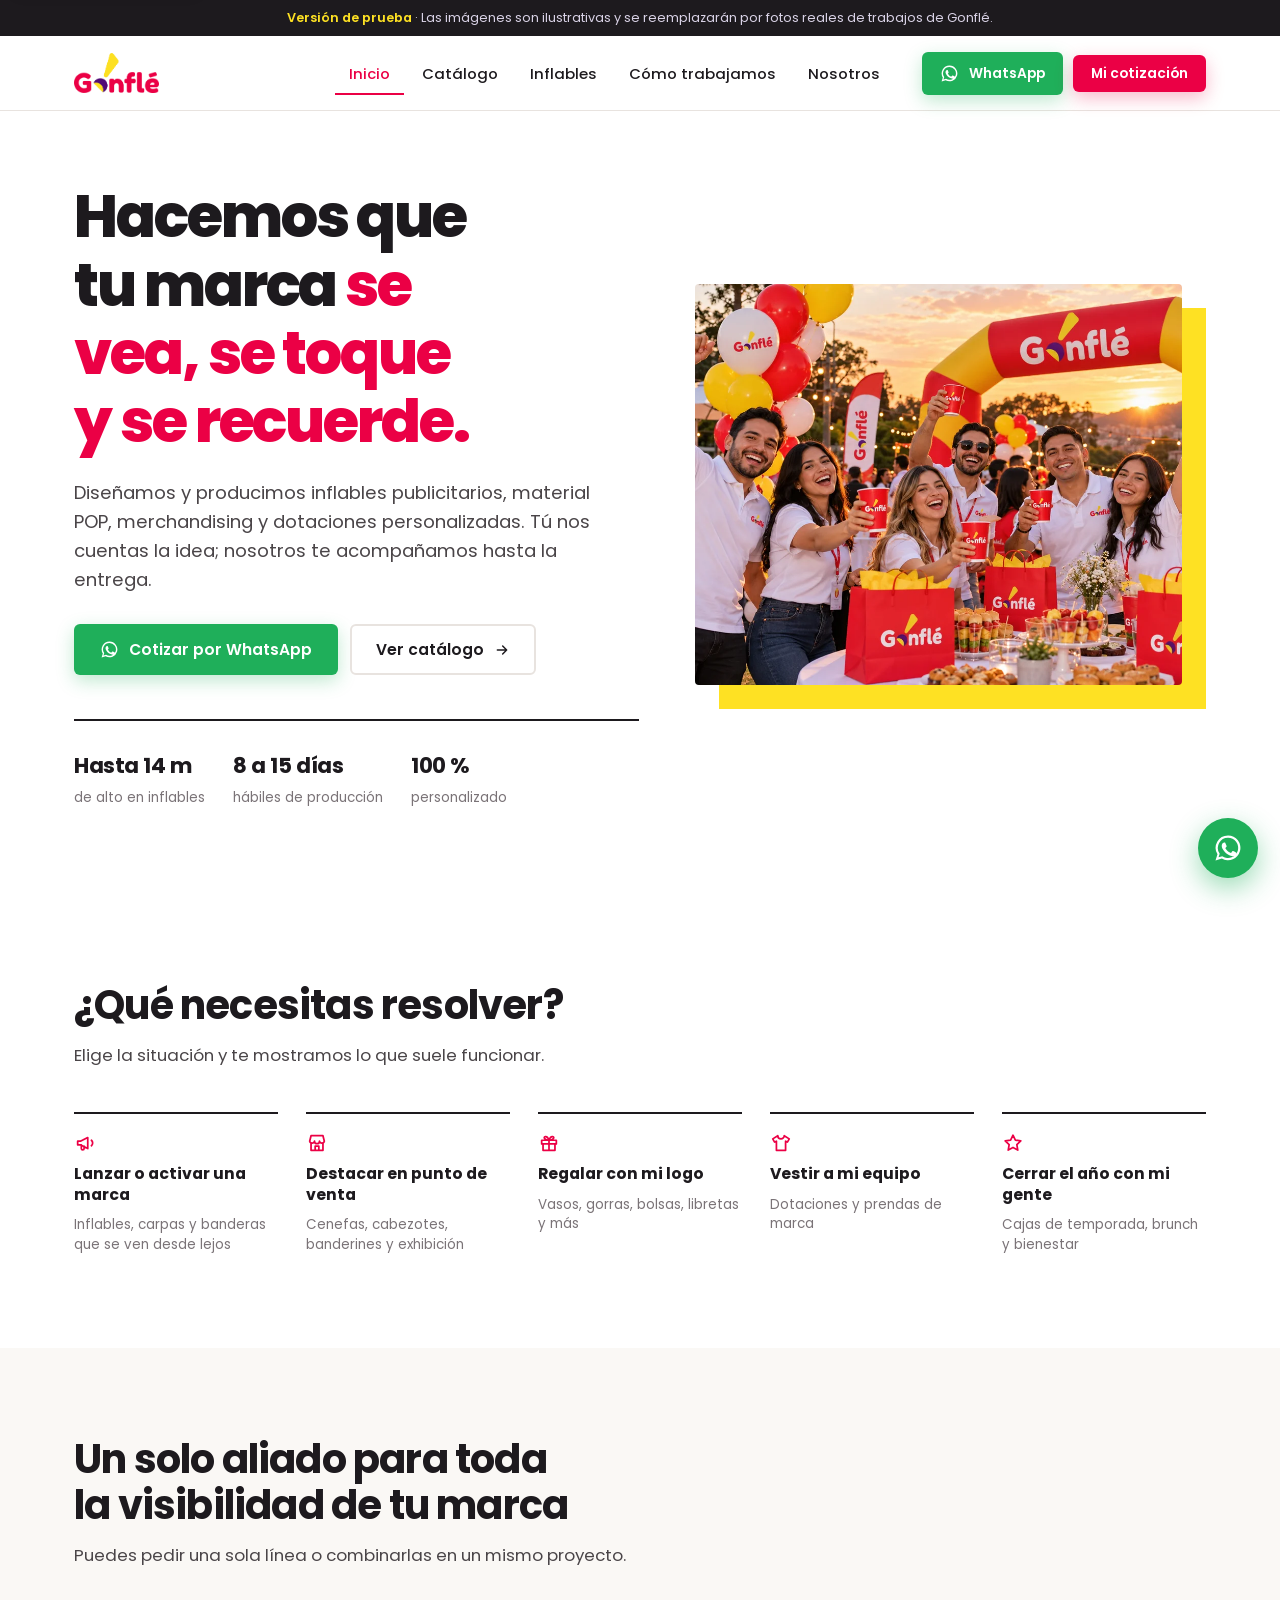
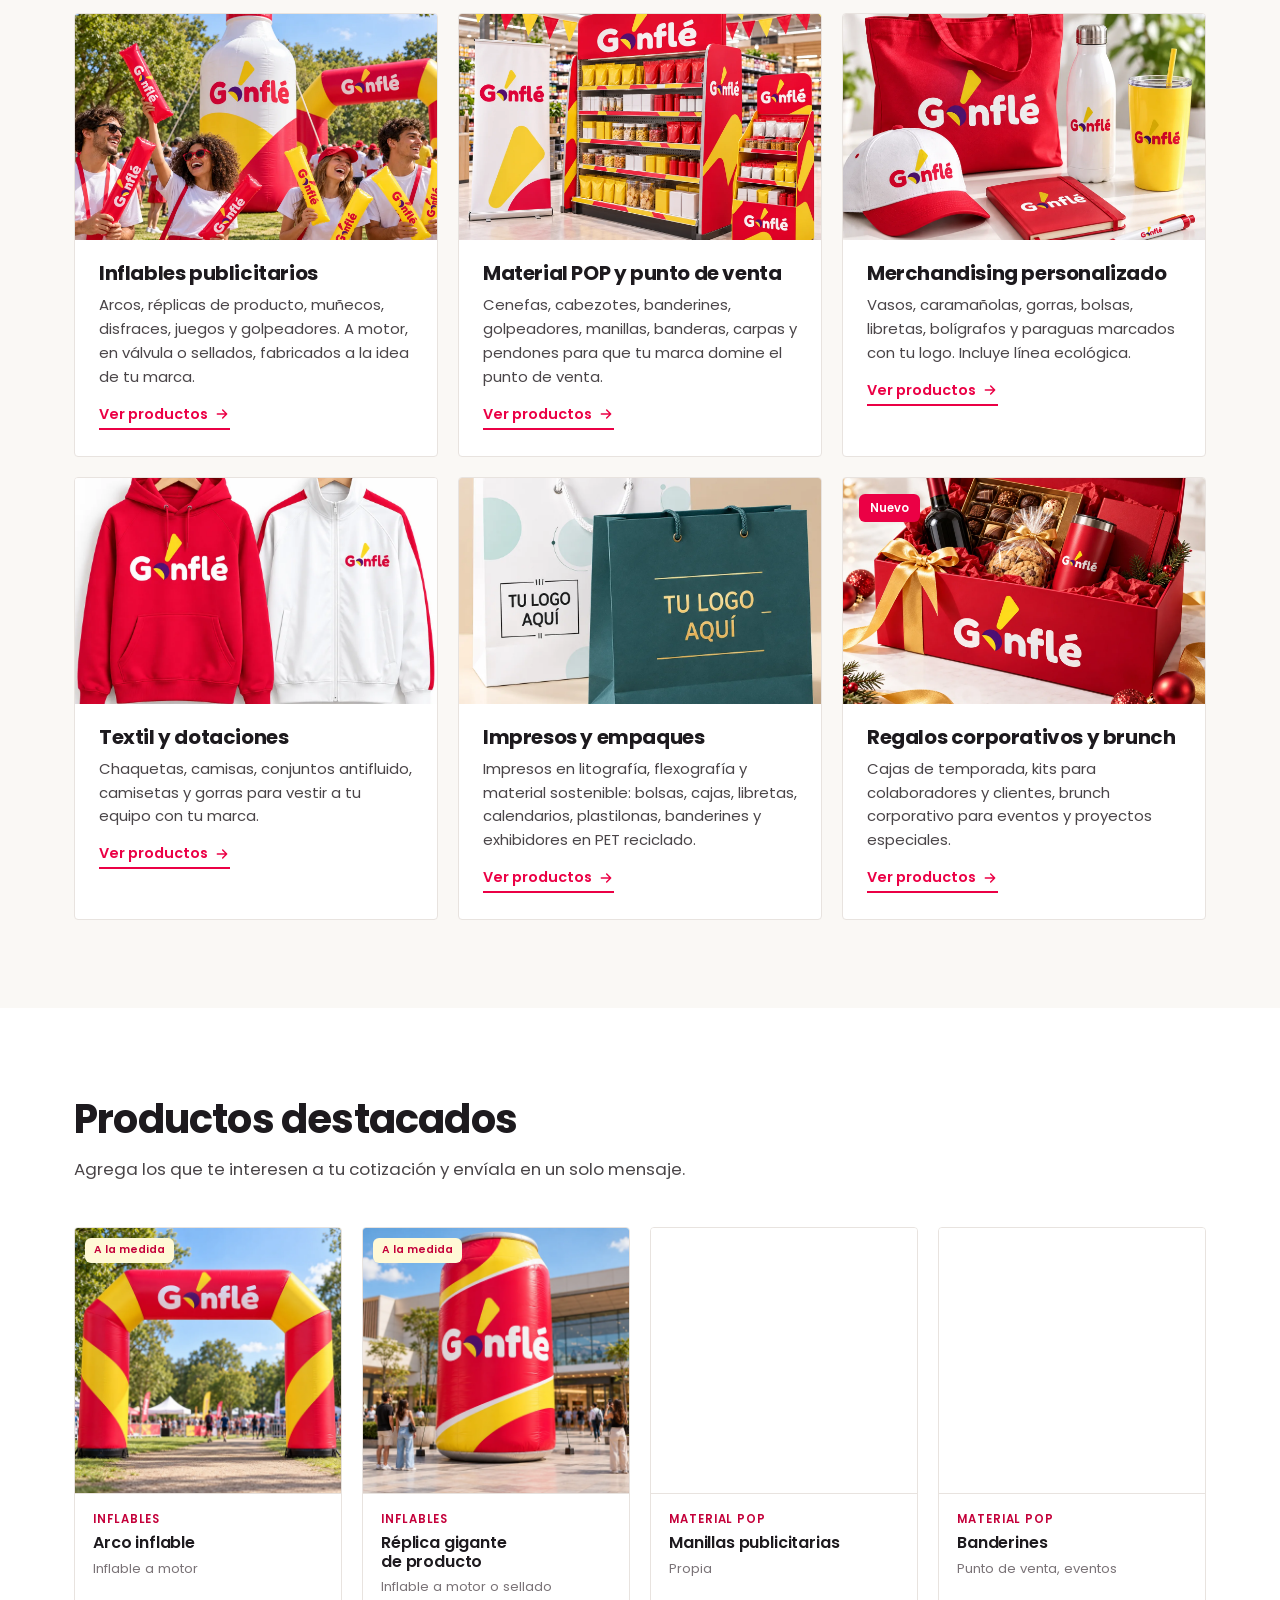
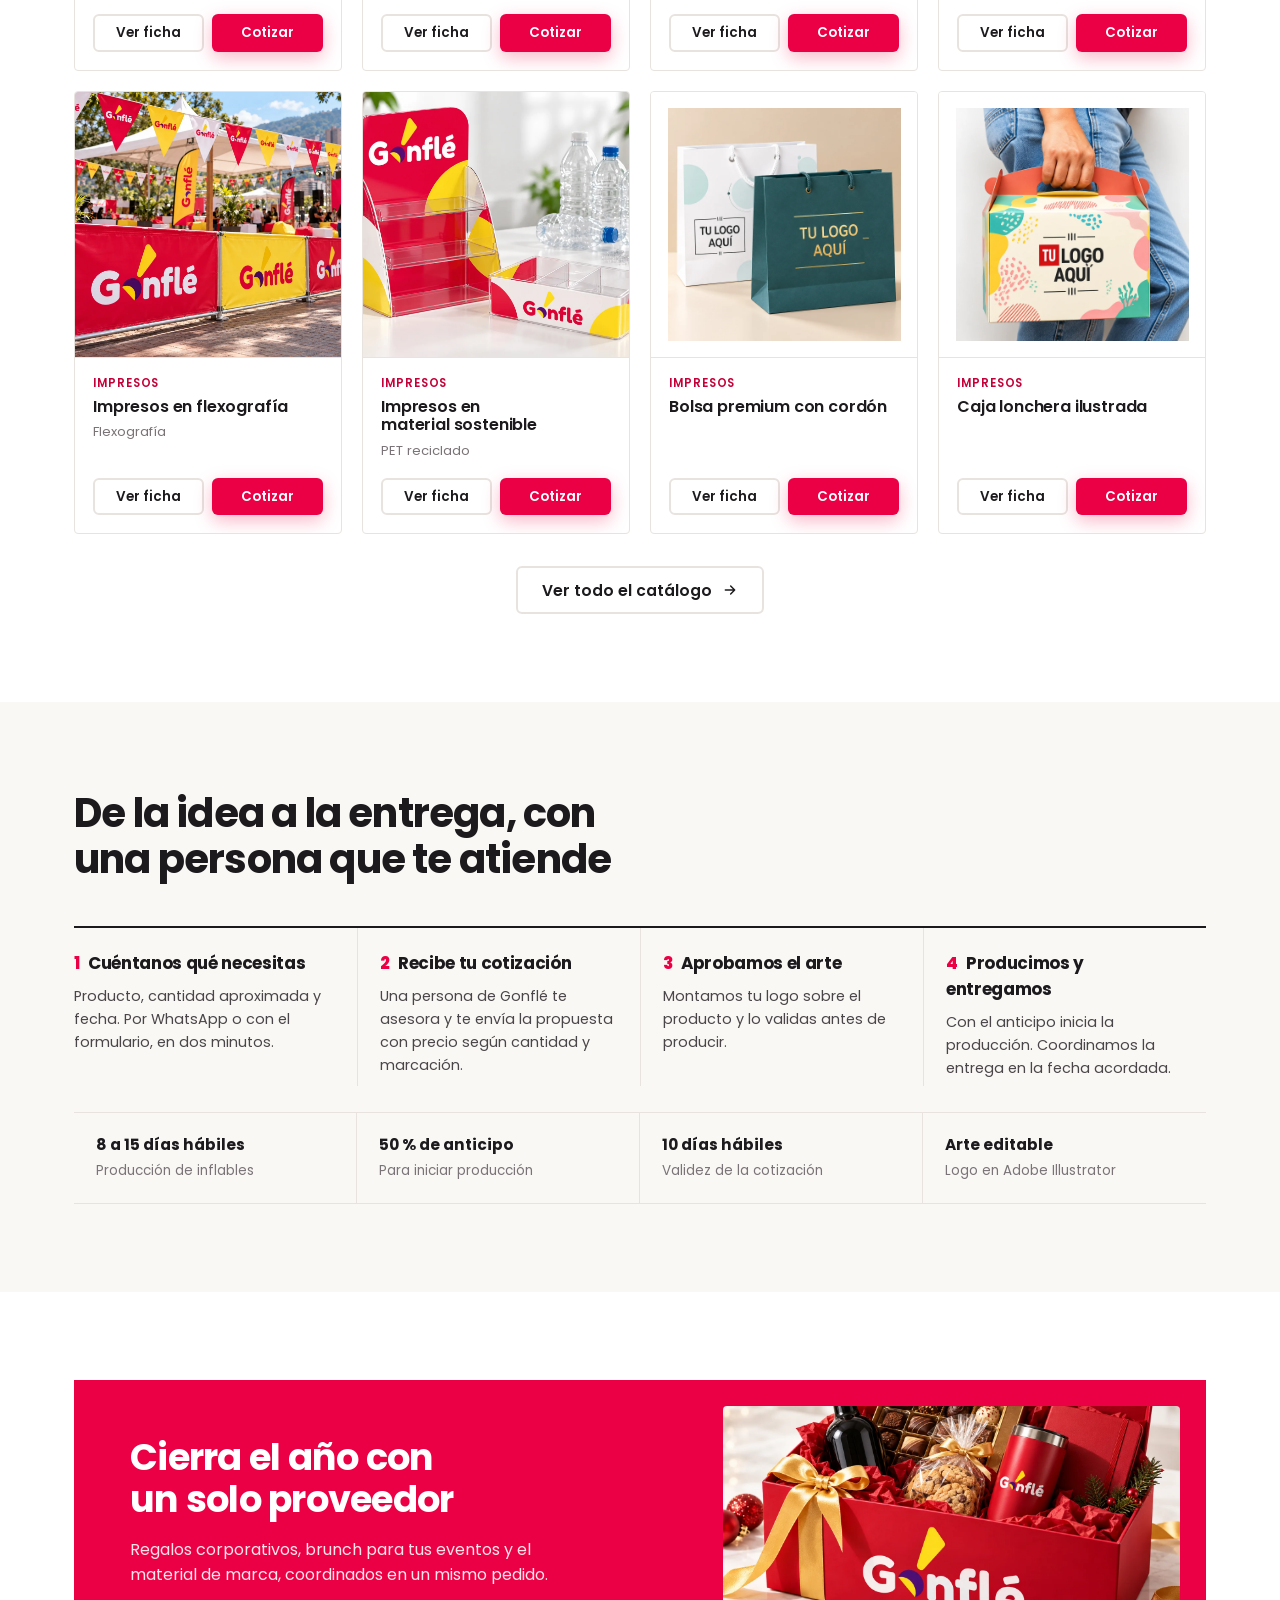
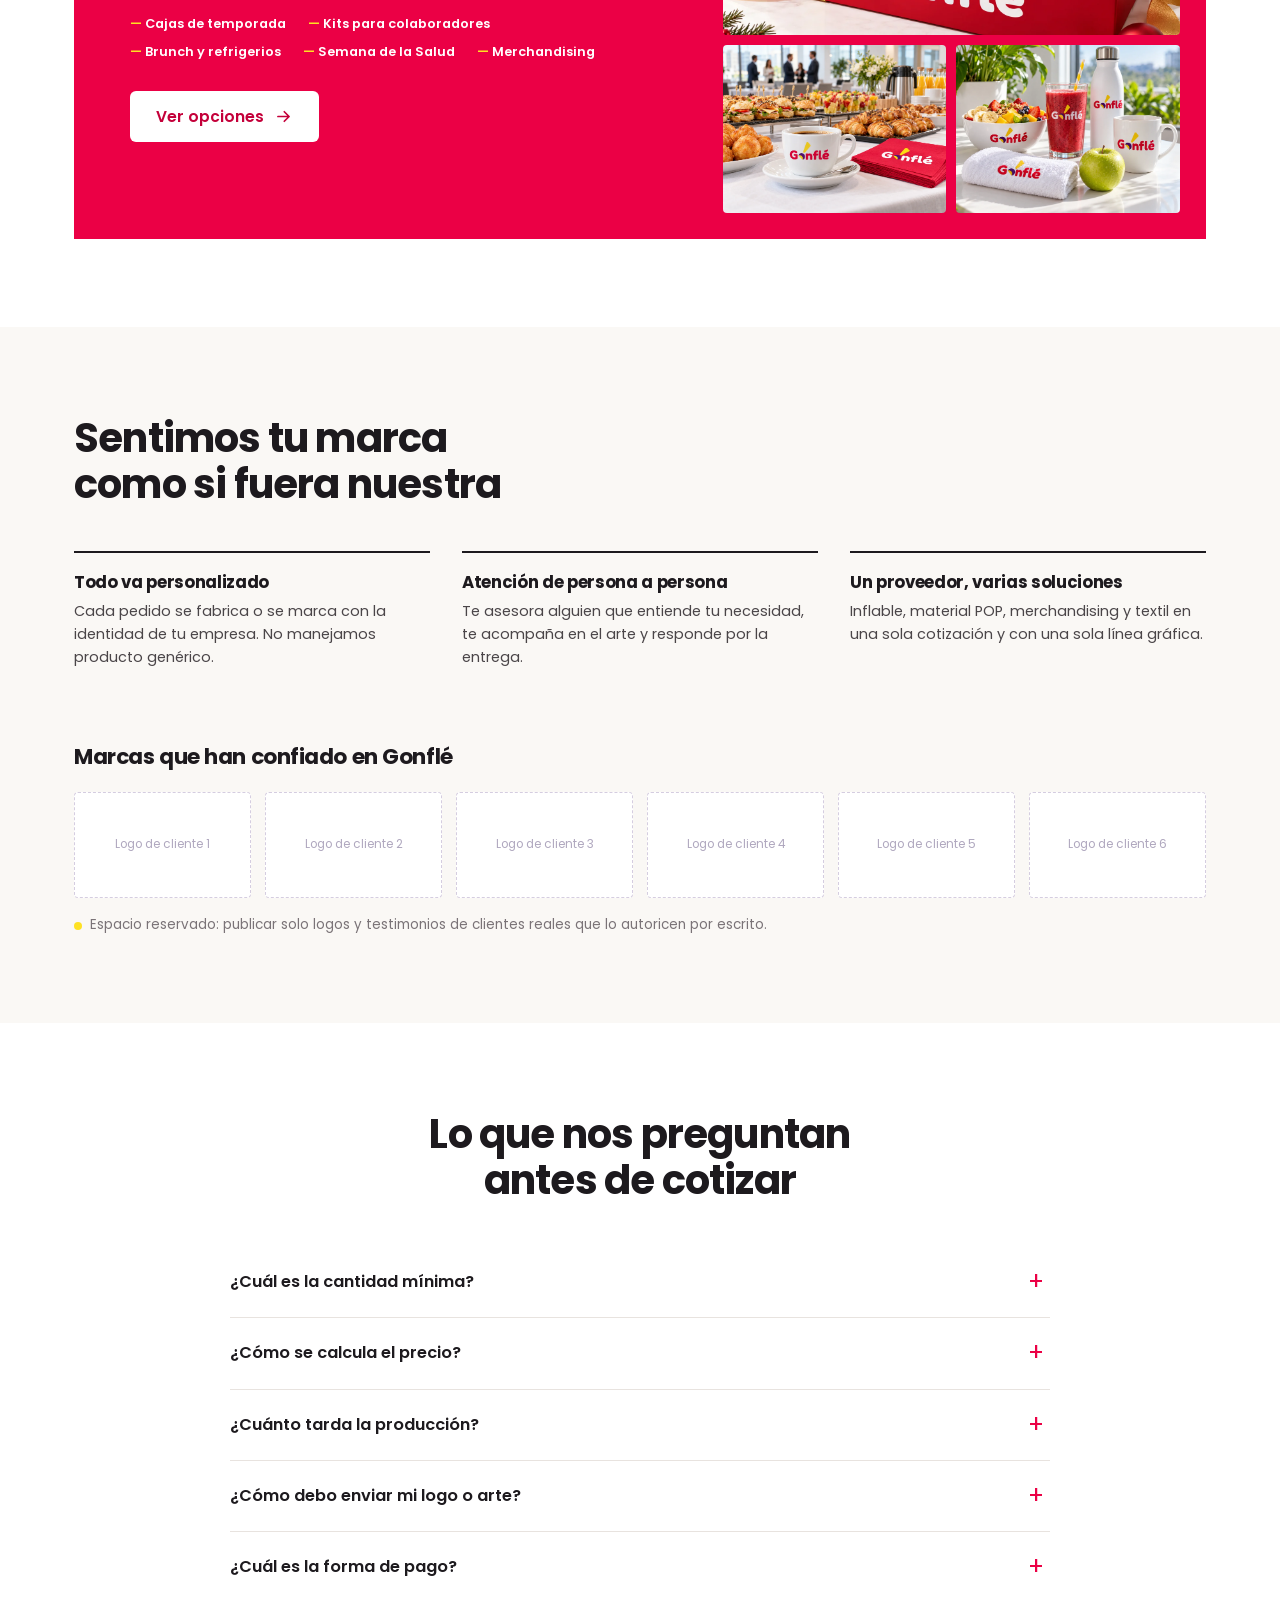
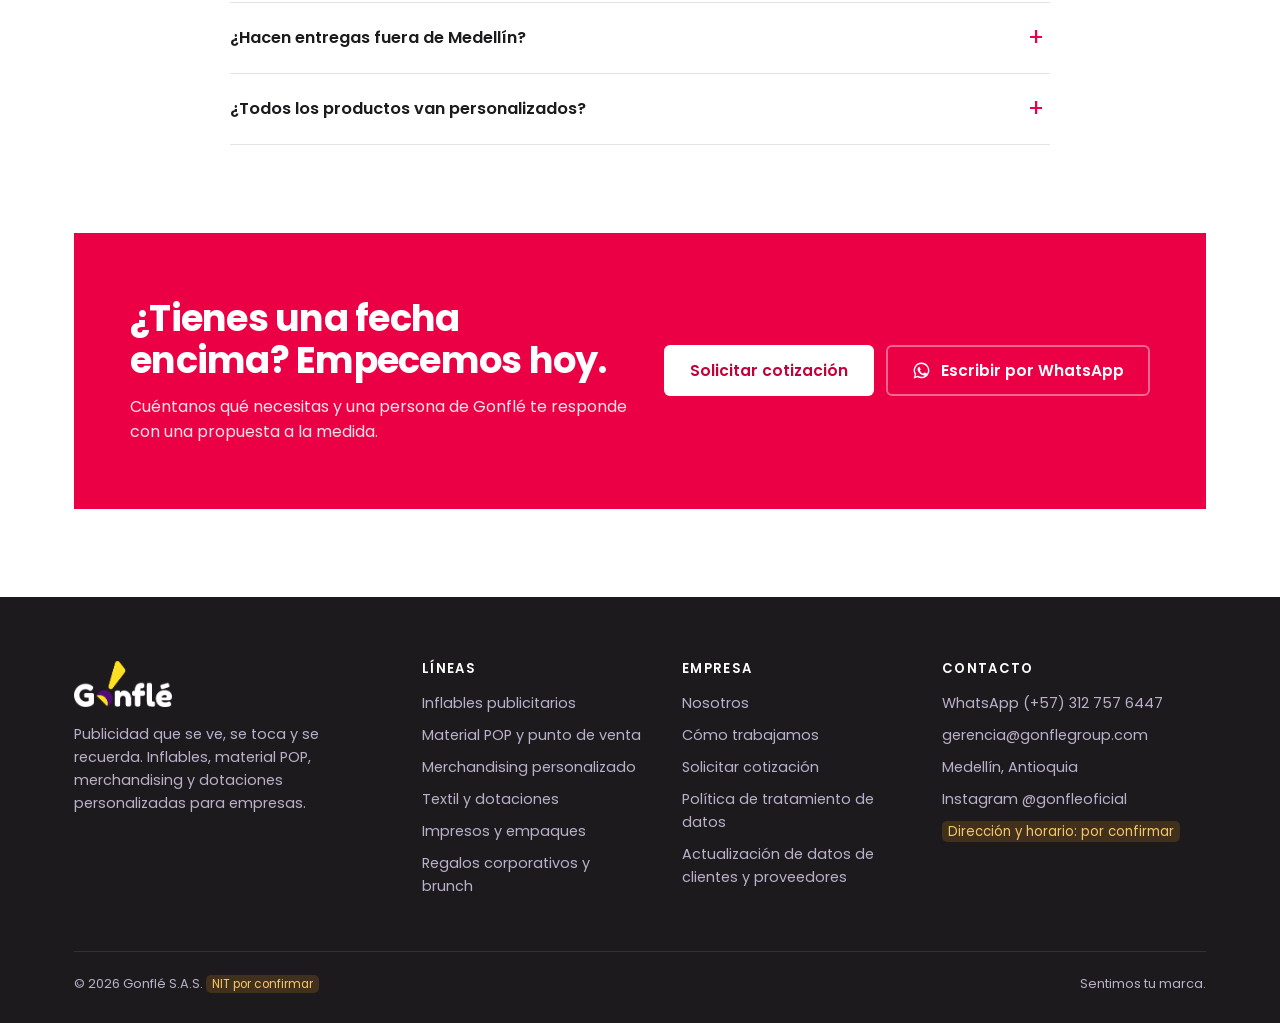
<file: index.html>
<!doctype html>
<html lang="es">
<head>
<meta charset="utf-8">
<meta name="viewport" content="width=device-width, initial-scale=1, viewport-fit=cover">
<title>Gonflé | Inflables publicitarios, material POP y merchandising en Medellín</title>
<meta name="description" content="Gonflé diseña y produce inflables publicitarios, material POP, merchandising y dotaciones personalizadas para empresas. Cotiza por WhatsApp desde Medellín.">
<meta name="robots" content="noindex">
<meta name="theme-color" content="#EB0045">
<meta property="og:type" content="website">
<meta property="og:locale" content="es_CO">
<meta property="og:site_name" content="Gonflé">
<meta property="og:title" content="Gonflé | Hacemos que tu marca se vea, se toque y se recuerde">
<meta property="og:description" content="Inflables publicitarios, material POP, merchandising y dotaciones personalizadas para empresas. Cotiza por WhatsApp.">
<meta property="og:image" content="https://davidmonacorrales1202-svg.github.io/gonfle/assets/img/foto-evento.webp">
<meta name="twitter:card" content="summary_large_image">
<script type="application/ld+json">{"@context":"https://schema.org","@type":"Organization","name":"Gonflé","slogan":"Sentimos tu marca","telephone":"+573127576447","email":"gerencia@gonflegroup.com","address":{"@type":"PostalAddress","addressLocality":"Medellín","addressRegion":"Antioquia","addressCountry":"CO"},"sameAs":["https://www.instagram.com/gonfleoficial/"]}</script>
<link rel="icon" href="assets/img/favicon.png">
<link rel="preconnect" href="https://fonts.googleapis.com">
<link rel="preconnect" href="https://fonts.gstatic.com" crossorigin>
<link href="https://fonts.googleapis.com/css2?family=Poppins:wght@400;500;600;700;800&display=swap" rel="stylesheet">
<link rel="preload" as="image" href="assets/img/foto-evento.webp">
<link rel="stylesheet" href="styles.css?v=10">
</head>
<body>

<a class="saltar" href="#app">Saltar al contenido</a>
<div class="aviso"><b>Versión de prueba</b><span class="aviso-largo"> · Las imágenes son ilustrativas y se reemplazarán por fotos reales de trabajos de Gonflé.</span><span class="aviso-corto"> · Imágenes ilustrativas</span></div>

<header class="header">
  <div class="wrap">
    <a class="logo" href="#/" aria-label="Gonflé, inicio"><img src="assets/img/logo-gonfle.png" alt="Gonflé. Sentimos tu marca"></a>
    <nav class="nav" id="nav" aria-label="Principal">
      <a href="#/" data-nav="inicio">Inicio</a>
      <a href="#/catalogo" data-nav="catalogo">Catálogo</a>
      <a href="#/catalogo/inflables" data-nav="inflables">Inflables</a>
      <a href="#/como-trabajamos" data-nav="como">Cómo trabajamos</a>
      <a href="#/nosotros" data-nav="nosotros">Nosotros</a>
    </nav>
    <div class="header-acc">
      <a class="btn btn-wa btn-s" data-wa="general" href="#" target="_blank" rel="noopener"><svg><use href="#i-wa"/></svg>WhatsApp</a>
      <a class="btn btn-rojo btn-s cot-btn" href="#/cotizar">Mi cotización <span class="cot-n" id="cotN" data-n="0">0</span></a>
    </div>
    <button class="burger" id="burger" aria-label="Abrir menú" aria-expanded="false" aria-controls="nav"><span></span></button>
  </div>
</header>

<div class="velo" id="velo" aria-hidden="true"></div>
<main id="app" tabindex="-1"></main>

<footer class="footer">
  <div class="wrap">
    <div class="footer-grid">
      <div>
        <img src="assets/img/logo-gonfle-blanco.png" alt="Gonflé. Sentimos tu marca">
        <p>Publicidad que se ve, se toca y se recuerda. Inflables, material POP, merchandising y dotaciones personalizadas para empresas.</p>
      </div>
      <div>
        <h4>Líneas</h4>
        <ul id="footLineas"></ul>
      </div>
      <div>
        <h4>Empresa</h4>
        <ul>
          <li><a href="#/nosotros">Nosotros</a></li>
          <li><a href="#/como-trabajamos">Cómo trabajamos</a></li>
          <li><a href="#/cotizar">Solicitar cotización</a></li>
          <li><a href="#/legal">Política de tratamiento de datos</a></li>
          <li><a href="#/legal">Actualización de datos de clientes y proveedores</a></li>
        </ul>
      </div>
      <div>
        <h4>Contacto</h4>
        <ul>
          <li><a data-wa="general" href="#" target="_blank" rel="noopener">WhatsApp (+57) 312 757 6447</a></li>
          <li><a id="footMail" href="#"></a></li>
          <li>Medellín, Antioquia</li>
          <li><a href="https://www.instagram.com/gonfleoficial/" target="_blank" rel="noopener">Instagram @gonfleoficial</a></li>
          <li><span class="ph">Dirección y horario: por confirmar</span></li>
        </ul>
      </div>
    </div>
    <div class="footer-base">
      <span>© 2026 Gonflé S.A.S. <span class="ph">NIT por confirmar</span></span>
      <span>Sentimos tu marca.</span>
    </div>
  </div>
</footer>

<a class="wa-flot" data-wa="general" href="#" target="_blank" rel="noopener" aria-label="Escribir por WhatsApp"><svg><use href="#i-wa"/></svg></a>
<div class="barra-movil">
  <a class="btn btn-wa" data-wa="general" href="#" target="_blank" rel="noopener"><svg><use href="#i-wa"/></svg>WhatsApp</a>
  <a class="btn btn-rojo" href="#/cotizar">Mi cotización <span class="cot-n" id="cotN2" data-n="0">0</span></a>
</div>
<div class="toast" id="toast" role="status" aria-live="polite"></div>

<svg width="0" height="0" style="position:absolute" aria-hidden="true">
  <symbol id="i-wa" viewBox="0 0 24 24"><path fill="currentColor" d="M12.04 2a9.9 9.9 0 0 0-8.46 15.06L2 22l5.08-1.53A9.9 9.9 0 1 0 12.04 2Zm0 1.8a8.1 8.1 0 1 1-4.3 14.98l-.3-.19-3 .9.92-2.92-.2-.31A8.1 8.1 0 0 1 12.04 3.8Zm-3.3 3.9c-.2 0-.5.07-.76.36-.26.28-1 1-1 2.4s1.03 2.78 1.17 2.97c.14.19 2 3.18 4.93 4.33 2.43.96 2.93.77 3.46.72.53-.05 1.7-.7 1.94-1.37.24-.67.24-1.25.17-1.37-.07-.12-.26-.19-.55-.33-.29-.15-1.7-.84-1.96-.94-.27-.1-.46-.14-.65.15-.2.28-.75.93-.92 1.12-.17.2-.34.22-.63.08-.29-.15-1.22-.45-2.32-1.44a8.7 8.7 0 0 1-1.6-2c-.17-.3-.02-.45.13-.6.13-.13.29-.34.43-.5.15-.18.2-.3.29-.5.1-.19.05-.36-.02-.5-.07-.15-.64-1.58-.9-2.16-.22-.52-.46-.52-.65-.53h-.56Z"/></symbol>
  <symbol id="i-check" viewBox="0 0 24 24"><path fill="none" stroke="currentColor" stroke-width="2.4" stroke-linecap="round" stroke-linejoin="round" d="m5 12.5 4.5 4.5L19 7.5"/></symbol>
  <symbol id="i-flecha" viewBox="0 0 24 24"><path fill="none" stroke="currentColor" stroke-width="2.2" stroke-linecap="round" stroke-linejoin="round" d="M5 12h14m-6-6 6 6-6 6"/></symbol>
  <symbol id="i-lupa" viewBox="0 0 24 24"><circle cx="11" cy="11" r="7" fill="none" stroke="currentColor" stroke-width="2.2"/><path d="m20 20-3.6-3.6" stroke="currentColor" stroke-width="2.2" stroke-linecap="round"/></symbol>
  <symbol id="i-foto" viewBox="0 0 24 24"><path fill="none" stroke="currentColor" stroke-width="1.8" stroke-linecap="round" stroke-linejoin="round" d="M4 7h3l1.5-2h7L17 7h3v12H4zm8 9a3.5 3.5 0 1 0 0-7 3.5 3.5 0 0 0 0 7Z"/></symbol>
  <symbol id="i-megafono" viewBox="0 0 24 24"><path fill="none" stroke="currentColor" stroke-width="1.9" stroke-linecap="round" stroke-linejoin="round" d="M4 10v4h3l8 4V6l-8 4zm15-1a4 4 0 0 1 0 6M8 14v4a1.5 1.5 0 0 0 3 0v-2.5"/></symbol>
  <symbol id="i-tienda" viewBox="0 0 24 24"><path fill="none" stroke="currentColor" stroke-width="1.9" stroke-linecap="round" stroke-linejoin="round" d="M4 10 5.5 4h13L20 10M4 10a2.7 2.7 0 0 0 5.3 0 2.7 2.7 0 0 0 5.4 0A2.7 2.7 0 0 0 20 10M5.5 12.5V20h13v-7.5M10 20v-4.5h4V20"/></symbol>
  <symbol id="i-regalo" viewBox="0 0 24 24"><path fill="none" stroke="currentColor" stroke-width="1.9" stroke-linecap="round" stroke-linejoin="round" d="M4 9h16v4H4zm1.5 4V20h13v-7M12 9v11M12 9S10.5 4.5 8 5s-1 4 4 4Zm0 0s1.500-4.500 4-4 1 4-4 4Z"/></symbol>
  <symbol id="i-camisa" viewBox="0 0 24 24"><path fill="none" stroke="currentColor" stroke-width="1.9" stroke-linecap="round" stroke-linejoin="round" d="M8.500 4 3 7.500l2 3.500 2-1v10h10V10l2 1 2-3.500L15.500 4a3.500 3.500 0 0 1-7 0Z"/></symbol>
  <symbol id="i-estrella" viewBox="0 0 24 24"><path fill="none" stroke="currentColor" stroke-width="1.9" stroke-linecap="round" stroke-linejoin="round" d="m12 3.500 2.600 5.400 5.900.800-4.300 4.100 1 5.900L12 16.900l-5.200 2.800 1-5.900-4.300-4.100 5.900-.800z"/></symbol>
</svg>

<script src="data.js?v=10"></script>
<script src="app.js?v=10"></script>
</body>
</html>
</file>
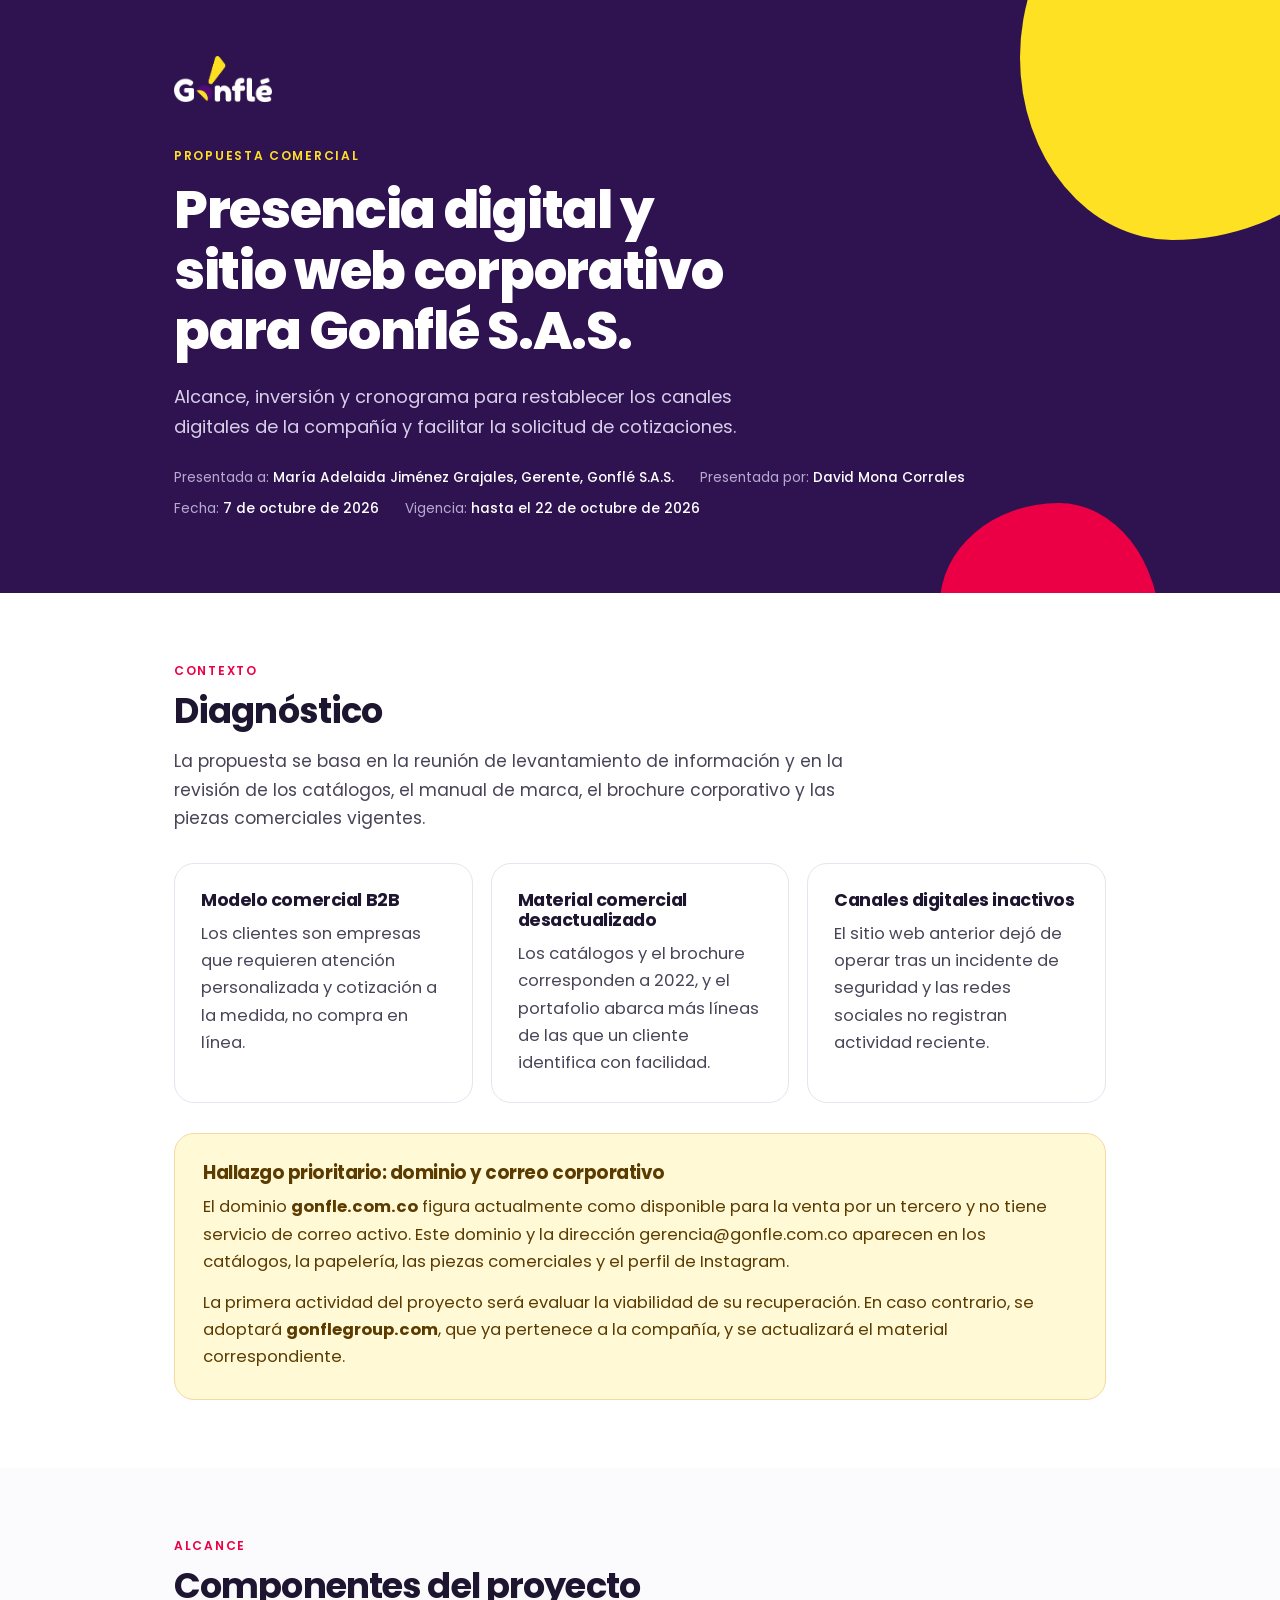
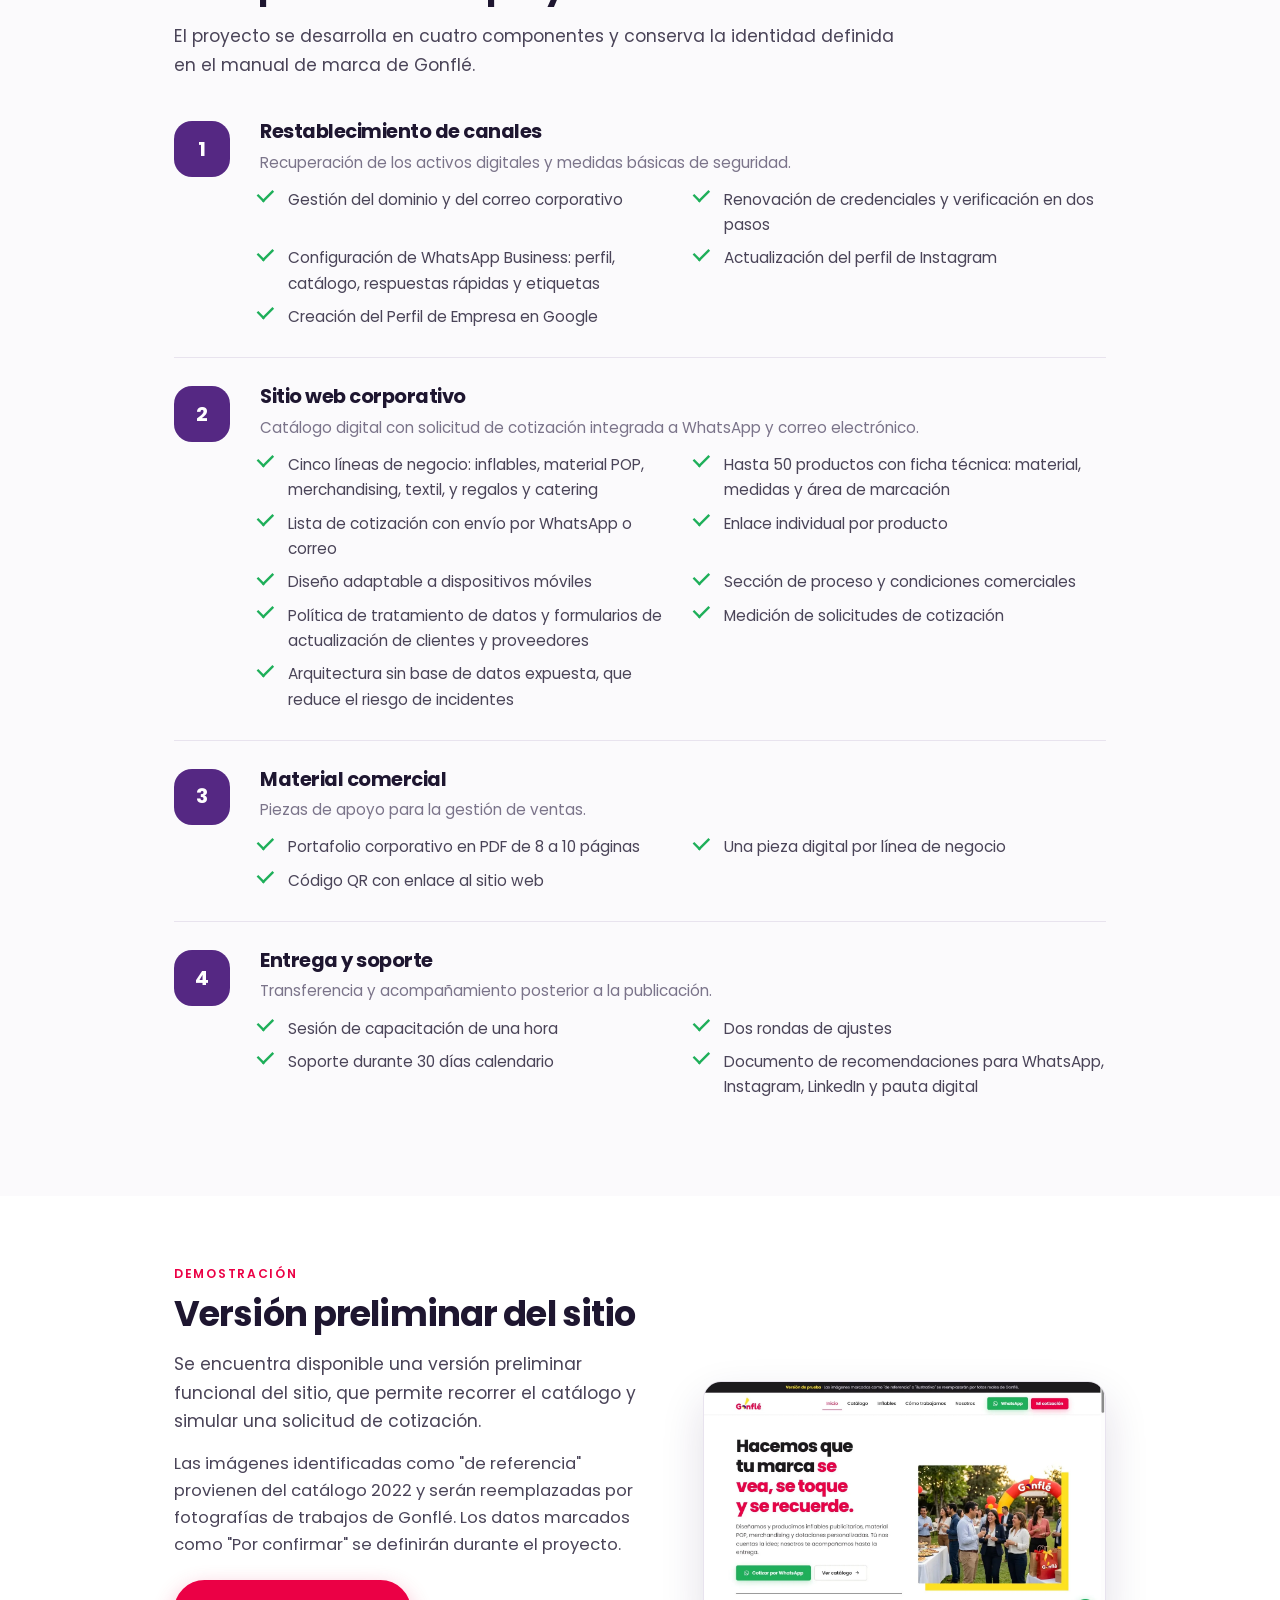
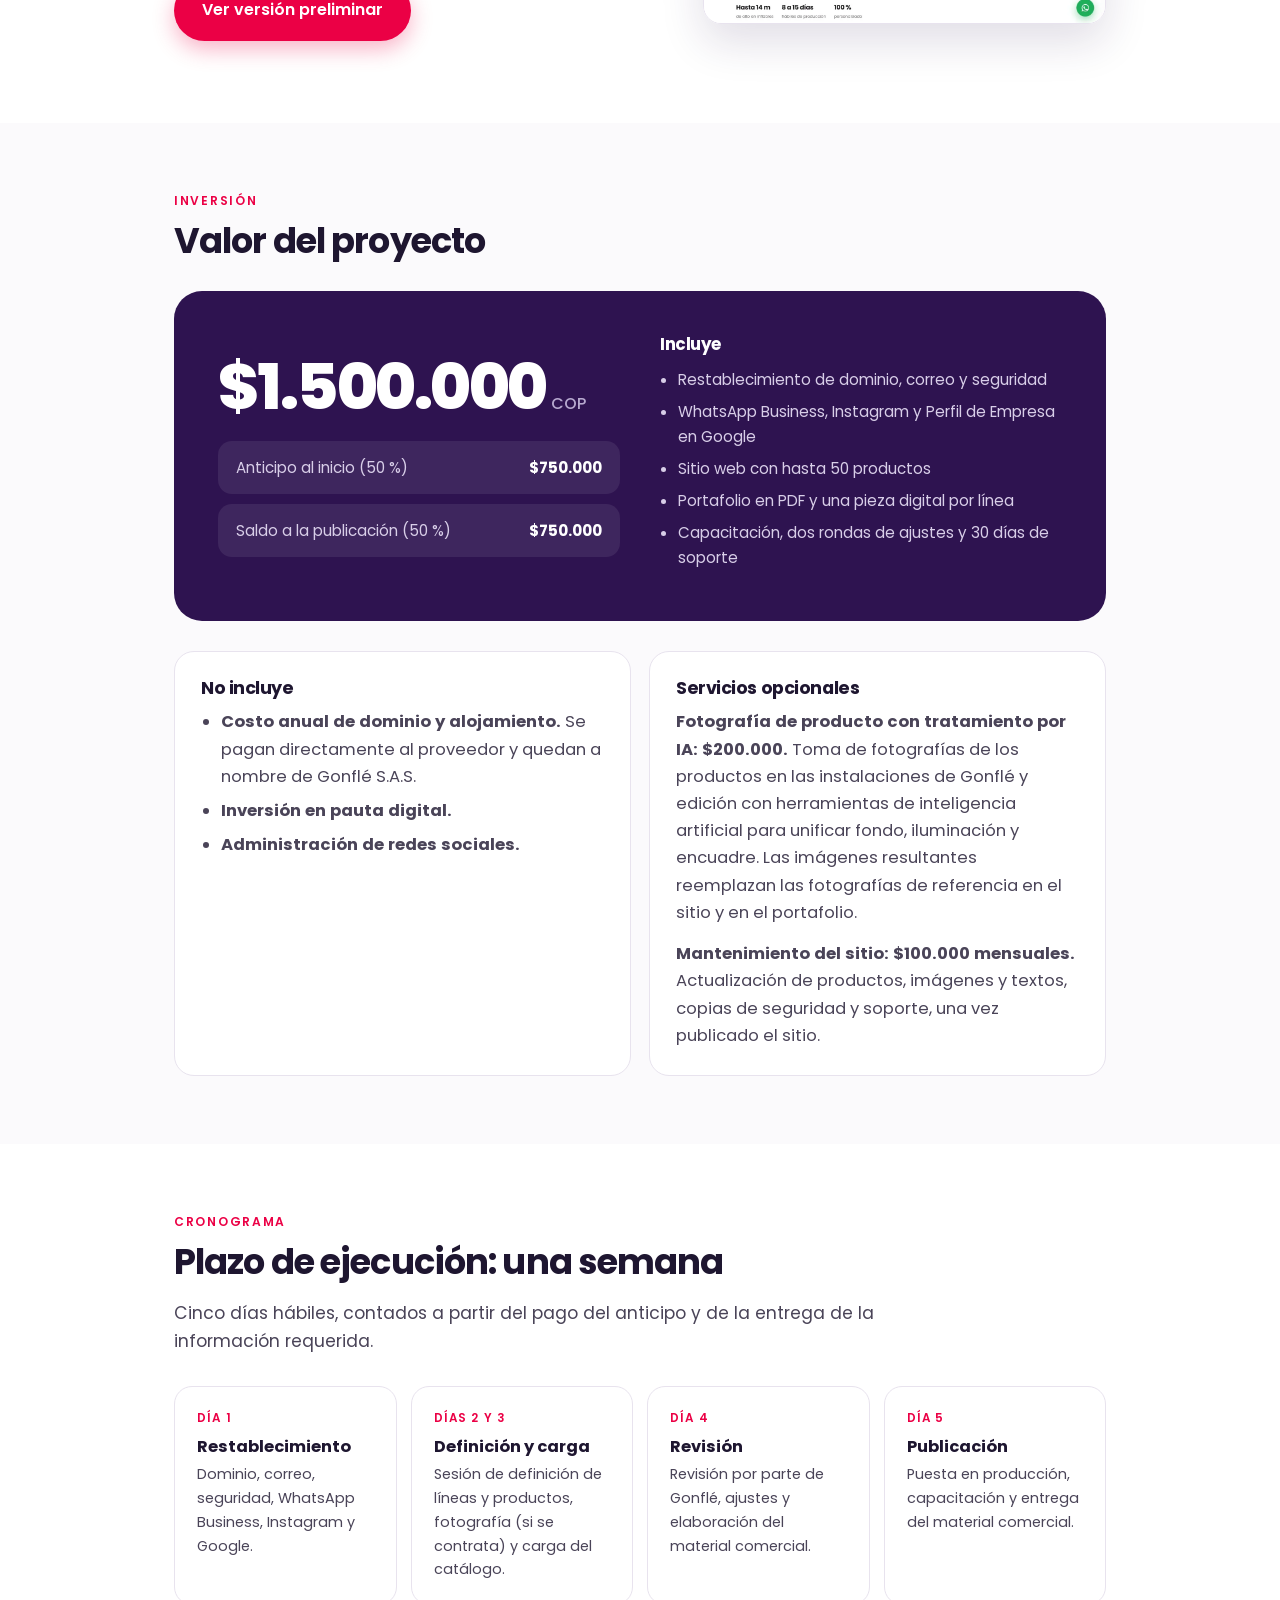
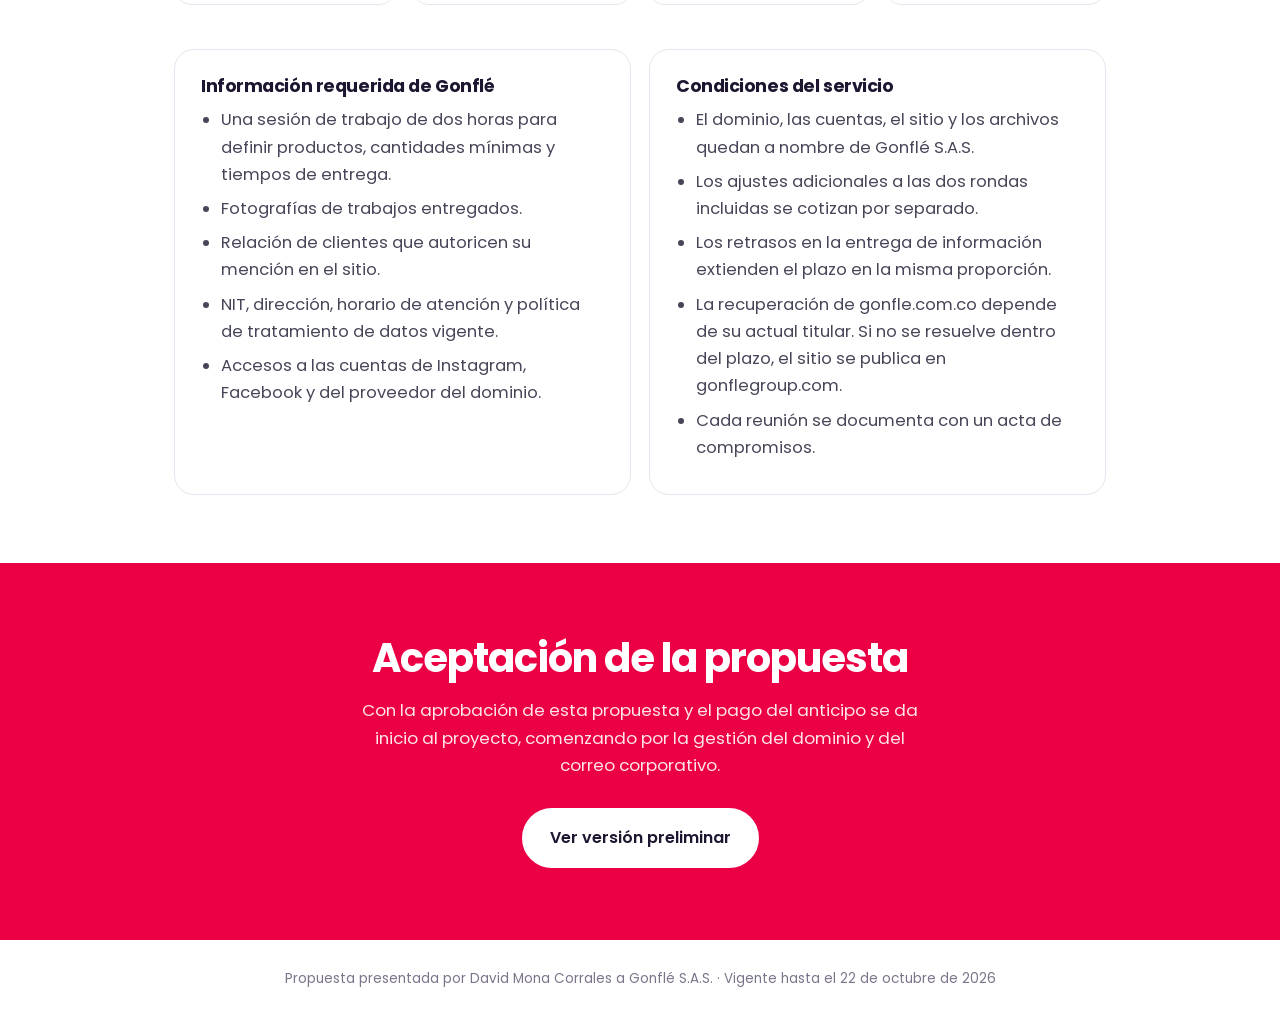
<file: propuesta/index.html>
<!doctype html>
<html lang="es">
<head>
<meta charset="utf-8">
<meta name="viewport" content="width=device-width, initial-scale=1">
<title>Propuesta comercial | Gonflé S.A.S.</title>
<meta name="description" content="Propuesta comercial para Gonflé: recuperar su presencia en internet, nueva página web con cotización por WhatsApp y kit de venta.">
<meta name="robots" content="noindex, nofollow">
<meta name="theme-color" content="#2E1350">
<link rel="icon" href="../assets/img/favicon.png">
<link rel="preconnect" href="https://fonts.googleapis.com">
<link rel="preconnect" href="https://fonts.gstatic.com" crossorigin>
<link href="https://fonts.googleapis.com/css2?family=Poppins:wght@400;500;600;700;800&display=swap" rel="stylesheet">
<style>
:root{--rojo:#EB0045;--amarillo:#FEE123;--morado:#552883;--osc:#2E1350;--tinta:#1E1630;--texto:#4A4458;--suave:#7B748A;--linea:#E8E3EE;--fondo:#FBFAFC;--wa:#1FAF5A}
*{box-sizing:border-box}
html{scroll-behavior:smooth}
body{margin:0;font-family:"Poppins",system-ui,-apple-system,"Segoe UI",Roboto,sans-serif;color:var(--texto);background:#fff;font-size:16.5px;line-height:1.65;-webkit-font-smoothing:antialiased}
img{max-width:100%;display:block}
h1,h2,h3{color:var(--tinta);line-height:1.15;letter-spacing:-.025em;margin:0;text-wrap:balance}
p{margin:0 0 14px}
a{color:var(--morado)}
.wrap{max-width:980px;margin:0 auto;padding:0 24px}
:focus-visible{outline:3px solid var(--amarillo);outline-offset:3px;border-radius:6px}

.hero{background:var(--osc);color:#D8CEE8;padding:56px 0 72px;position:relative;overflow:hidden}
.hero::after{content:"";position:absolute;width:380px;aspect-ratio:1;right:-120px;top:-140px;background:var(--amarillo);border-radius:46% 54% 60% 40%/52% 44% 56% 48%}
.hero::before{content:"";position:absolute;width:220px;aspect-ratio:1;right:120px;bottom:-130px;background:var(--rojo);border-radius:54% 46% 40% 60%/46% 58% 42% 54%}
.hero .wrap{position:relative;z-index:1}
.hero img{height:46px;margin-bottom:44px}
.eyebrow{font-size:.76rem;font-weight:600;letter-spacing:.14em;text-transform:uppercase;color:var(--amarillo);display:block;margin-bottom:14px}
.hero h1{color:#fff;font-size:clamp(2rem,5vw,3.3rem);font-weight:800;max-width:720px}
.hero p{font-size:1.12rem;max-width:620px;margin-top:20px}
.meta{display:flex;flex-wrap:wrap;gap:8px 26px;font-size:.86rem;margin-top:26px;color:#B7A9CF}
.meta b{color:#fff;font-weight:500}

section{padding:68px 0}
section.gris{background:var(--fondo)}
.sec-e{font-size:.76rem;font-weight:600;letter-spacing:.14em;text-transform:uppercase;color:var(--rojo);display:block;margin-bottom:10px}
h2{font-size:clamp(1.55rem,3.2vw,2.2rem);margin-bottom:16px}
.lead{font-size:1.08rem;max-width:720px}
.grid{display:grid;gap:18px;margin-top:30px}
.g2{grid-template-columns:1fr 1fr}
.g3{grid-template-columns:repeat(3,1fr)}
.card{background:#fff;border:1px solid var(--linea);border-radius:20px;padding:26px}
.card h3{font-size:1.1rem;margin-bottom:10px}
.card p:last-child,.card ul:last-child{margin-bottom:0}
ul{margin:0 0 14px;padding-left:20px}
li{margin-bottom:7px}
blockquote{margin:0;padding:22px 24px;border-radius:18px;background:#fff;border:1px solid var(--linea);border-left:5px solid var(--amarillo);color:var(--tinta);font-size:1rem;font-style:italic}

.alerta{margin-top:30px;border-radius:20px;padding:28px;background:#FFF9D6;color:#5C3B00;border:1px solid #F3D9A2}
.alerta h3{color:#5C3B00;font-size:1.15rem;margin-bottom:10px}
.alerta p:last-child{margin-bottom:0}

.bloque{display:grid;grid-template-columns:64px 1fr;gap:22px;padding:28px 0;border-bottom:1px solid var(--linea)}
.bloque:last-child{border-bottom:0}
.bloque .n{width:56px;height:56px;border-radius:18px;background:var(--morado);color:#fff;display:grid;place-items:center;font-weight:700;font-size:1.25rem}
.bloque h3{font-size:1.22rem;margin-bottom:6px}
.bloque .para{color:var(--suave);font-size:.95rem;margin-bottom:12px}
.checks{list-style:none;padding:0;margin:0;display:grid;grid-template-columns:1fr 1fr;gap:8px 26px}
.checks li{position:relative;padding-left:28px;margin:0;font-size:.96rem}
.checks li::before{content:"";position:absolute;left:0;top:.42em;width:16px;height:9px;border-left:3px solid var(--wa);border-bottom:3px solid var(--wa);transform:rotate(-45deg) scale(.8);transform-origin:left}

.demo{display:grid;grid-template-columns:1.1fr .9fr;gap:36px;align-items:center;margin-top:10px}
.demo figure{margin:0;border-radius:18px;overflow:hidden;border:1px solid var(--linea);box-shadow:0 18px 44px rgba(46,19,80,.14)}
.btn{display:inline-flex;align-items:center;justify-content:center;gap:10px;padding:15px 26px;border-radius:999px;font-weight:600;font-size:1rem;text-decoration:none;border:2px solid transparent;transition:transform .15s}
.btn:hover{transform:translateY(-1px)}
.btn-rojo{background:var(--rojo);color:#fff;box-shadow:0 8px 22px rgba(235,0,69,.3)}
.btn-wa{background:var(--wa);color:#fff;box-shadow:0 8px 22px rgba(31,175,90,.3)}
.btn-linea{border-color:rgba(255,255,255,.4);color:#fff}

.precio{background:var(--osc);color:#D8CEE8;border-radius:28px;padding:44px;display:grid;grid-template-columns:1fr 1fr;gap:40px;align-items:center;margin-top:30px}
.precio .valor{font-size:clamp(2.6rem,7vw,4rem);font-weight:800;color:#fff;letter-spacing:-.04em;line-height:1}
.precio .valor small{font-size:1rem;font-weight:500;color:#B7A9CF;letter-spacing:0;margin-left:6px}
.precio h3{color:#fff;font-size:1.05rem;margin-bottom:12px}
.precio .pagos{display:grid;gap:10px;margin-top:22px}
.precio .pago{display:flex;justify-content:space-between;gap:16px;padding:14px 18px;border-radius:14px;background:rgba(255,255,255,.08);font-size:.95rem}
.precio .pago b{color:#fff;white-space:nowrap}
.precio ul{margin:0;padding-left:18px;font-size:.95rem}
.no-incl li{color:var(--texto)}

.linea-t{display:grid;grid-template-columns:repeat(4,1fr);gap:14px;margin-top:30px}
.sem{background:#fff;border:1px solid var(--linea);border-radius:18px;padding:22px}
.sem span{display:block;font-size:.74rem;font-weight:600;letter-spacing:.1em;text-transform:uppercase;color:var(--rojo);margin-bottom:8px}
.sem b{display:block;color:var(--tinta);font-size:1.02rem;margin-bottom:6px;line-height:1.3}
.sem p{font-size:.9rem;margin:0}

.cierre{background:var(--rojo);color:#FFE4E9;text-align:center;padding:72px 0}
.cierre h2{color:#fff;font-size:clamp(1.7rem,4vw,2.5rem)}
.cierre p{max-width:560px;margin:14px auto 28px;font-size:1.05rem}
.cierre .acc{display:flex;gap:12px;justify-content:center;flex-wrap:wrap}
.cierre .btn-linea{background:#fff;color:var(--tinta);border-color:#fff}
footer{padding:28px 0;font-size:.84rem;color:var(--suave);text-align:center}

@media (max-width:820px){
  .g2,.g3,.demo,.precio{grid-template-columns:1fr}
  .linea-t{grid-template-columns:1fr 1fr}
  .checks{grid-template-columns:1fr}
  .precio{padding:30px 24px;gap:28px}
  section{padding:52px 0}
}
@media (max-width:520px){
  .bloque{grid-template-columns:1fr;gap:12px}
  .linea-t{grid-template-columns:1fr}
  .hero::after{width:240px;right:-110px;top:-110px}
}
@media (max-width:640px){.hero::before{display:none}.hero{padding:40px 0 48px}.hero img{margin-bottom:32px}.precio .pago{font-size:.88rem;padding:12px 14px}}
@media (prefers-reduced-motion:reduce){html{scroll-behavior:auto}.btn{transition:none}}
@media print{.hero::after,.hero::before{display:none}section{padding:28px 0}.card,.bloque,.precio,.sem{break-inside:avoid}}
</style>
</head>
<body>

<header class="hero">
  <div class="wrap">
    <img src="../assets/img/logo-gonfle-blanco.png" alt="Gonflé. Sentimos tu marca">
    <span class="eyebrow">Propuesta comercial</span>
    <h1>Presencia digital y sitio web corporativo para Gonflé S.A.S.</h1>
    <p>Alcance, inversión y cronograma para restablecer los canales digitales de la compañía y facilitar la solicitud de cotizaciones.</p>
    <div class="meta">
      <span>Presentada a: <b>María Adelaida Jiménez Grajales, Gerente, Gonflé S.A.S.</b></span>
      <span>Presentada por: <b>David Mona Corrales</b></span>
      <span>Fecha: <b>7 de octubre de 2026</b></span>
      <span>Vigencia: <b>hasta el 22 de octubre de 2026</b></span>
    </div>
  </div>
</header>

<section>
  <div class="wrap">
    <span class="sec-e">Contexto</span>
    <h2>Diagnóstico</h2>
    <p class="lead">La propuesta se basa en la reunión de levantamiento de información y en la revisión de los catálogos, el manual de marca, el brochure corporativo y las piezas comerciales vigentes.</p>
    <div class="grid g3">
      <div class="card"><h3>Modelo comercial B2B</h3><p>Los clientes son empresas que requieren atención personalizada y cotización a la medida, no compra en línea.</p></div>
      <div class="card"><h3>Material comercial desactualizado</h3><p>Los catálogos y el brochure corresponden a 2022, y el portafolio abarca más líneas de las que un cliente identifica con facilidad.</p></div>
      <div class="card"><h3>Canales digitales inactivos</h3><p>El sitio web anterior dejó de operar tras un incidente de seguridad y las redes sociales no registran actividad reciente.</p></div>
    </div>

    <div class="alerta">
      <h3>Hallazgo prioritario: dominio y correo corporativo</h3>
      <p>El dominio <b>gonfle.com.co</b> figura actualmente como disponible para la venta por un tercero y no tiene servicio de correo activo. Este dominio y la dirección gerencia@gonfle.com.co aparecen en los catálogos, la papelería, las piezas comerciales y el perfil de Instagram.</p>
      <p>La primera actividad del proyecto será evaluar la viabilidad de su recuperación. En caso contrario, se adoptará <b>gonflegroup.com</b>, que ya pertenece a la compañía, y se actualizará el material correspondiente.</p>
    </div>
  </div>
</section>

<section class="gris">
  <div class="wrap">
    <span class="sec-e">Alcance</span>
    <h2>Componentes del proyecto</h2>
    <p class="lead">El proyecto se desarrolla en cuatro componentes y conserva la identidad definida en el manual de marca de Gonflé.</p>

    <div style="margin-top:14px">
      <div class="bloque">
        <div class="n">1</div>
        <div>
          <h3>Restablecimiento de canales</h3>
          <p class="para">Recuperación de los activos digitales y medidas básicas de seguridad.</p>
          <ul class="checks">
            <li>Gestión del dominio y del correo corporativo</li>
            <li>Renovación de credenciales y verificación en dos pasos</li>
            <li>Configuración de WhatsApp Business: perfil, catálogo, respuestas rápidas y etiquetas</li>
            <li>Actualización del perfil de Instagram</li>
            <li>Creación del Perfil de Empresa en Google</li>
          </ul>
        </div>
      </div>
      <div class="bloque">
        <div class="n">2</div>
        <div>
          <h3>Sitio web corporativo</h3>
          <p class="para">Catálogo digital con solicitud de cotización integrada a WhatsApp y correo electrónico.</p>
          <ul class="checks">
            <li>Cinco líneas de negocio: inflables, material POP, merchandising, textil, y regalos y catering</li>
            <li>Hasta 50 productos con ficha técnica: material, medidas y área de marcación</li>
            <li>Lista de cotización con envío por WhatsApp o correo</li>
            <li>Enlace individual por producto</li>
            <li>Diseño adaptable a dispositivos móviles</li>
            <li>Sección de proceso y condiciones comerciales</li>
            <li>Política de tratamiento de datos y formularios de actualización de clientes y proveedores</li>
            <li>Medición de solicitudes de cotización</li>
            <li>Arquitectura sin base de datos expuesta, que reduce el riesgo de incidentes</li>
          </ul>
        </div>
      </div>
      <div class="bloque">
        <div class="n">3</div>
        <div>
          <h3>Material comercial</h3>
          <p class="para">Piezas de apoyo para la gestión de ventas.</p>
          <ul class="checks">
            <li>Portafolio corporativo en PDF de 8 a 10 páginas</li>
            <li>Una pieza digital por línea de negocio</li>
            <li>Código QR con enlace al sitio web</li>
          </ul>
        </div>
      </div>
      <div class="bloque">
        <div class="n">4</div>
        <div>
          <h3>Entrega y soporte</h3>
          <p class="para">Transferencia y acompañamiento posterior a la publicación.</p>
          <ul class="checks">
            <li>Sesión de capacitación de una hora</li>
            <li>Dos rondas de ajustes</li>
            <li>Soporte durante 30 días calendario</li>
            <li>Documento de recomendaciones para WhatsApp, Instagram, LinkedIn y pauta digital</li>
          </ul>
        </div>
      </div>
    </div>
  </div>
</section>

<section>
  <div class="wrap">
    <span class="sec-e">Demostración</span>
    <h2>Versión preliminar del sitio</h2>
    <div class="demo">
      <div>
        <p class="lead">Se encuentra disponible una versión preliminar funcional del sitio, que permite recorrer el catálogo y simular una solicitud de cotización.</p>
        <p>Las imágenes identificadas como "de referencia" provienen del catálogo 2022 y serán reemplazadas por fotografías de trabajos de Gonflé. Los datos marcados como "Por confirmar" se definirán durante el proyecto.</p>
        <p style="margin-top:22px"><a class="btn btn-rojo" href="../">Ver versión preliminar</a></p>
      </div>
      <figure><a href="../"><img src="../assets/img/proto-inicio.webp" alt="Versión preliminar del sitio web de Gonflé"></a></figure>
    </div>
  </div>
</section>

<section class="gris">
  <div class="wrap">
    <span class="sec-e">Inversión</span>
    <h2>Valor del proyecto</h2>
    <div class="precio">
      <div>
        <div class="valor">$1.500.000<small>COP</small></div>
        <div class="pagos">
          <div class="pago"><span>Anticipo al inicio (50 %)</span><b>$750.000</b></div>
          <div class="pago"><span>Saldo a la publicación (50 %)</span><b>$750.000</b></div>
        </div>
      </div>
      <div>
        <h3>Incluye</h3>
        <ul>
          <li>Restablecimiento de dominio, correo y seguridad</li>
          <li>WhatsApp Business, Instagram y Perfil de Empresa en Google</li>
          <li>Sitio web con hasta 50 productos</li>
          <li>Portafolio en PDF y una pieza digital por línea</li>
          <li>Capacitación, dos rondas de ajustes y 30 días de soporte</li>
        </ul>
      </div>
    </div>
    <div class="grid g2">
      <div class="card no-incl">
        <h3>No incluye</h3>
        <ul>
          <li><b>Costo anual de dominio y alojamiento.</b> Se pagan directamente al proveedor y quedan a nombre de Gonflé S.A.S.</li>
          <li><b>Inversión en pauta digital.</b></li>
          <li><b>Administración de redes sociales.</b></li>
        </ul>
      </div>
      <div class="card">
        <h3>Servicios opcionales</h3>
        <p><b>Fotografía de producto con tratamiento por IA: $200.000.</b> Toma de fotografías de los productos en las instalaciones de Gonflé y edición con herramientas de inteligencia artificial para unificar fondo, iluminación y encuadre. Las imágenes resultantes reemplazan las fotografías de referencia en el sitio y en el portafolio.</p>
        <p><b>Mantenimiento del sitio: $100.000 mensuales.</b> Actualización de productos, imágenes y textos, copias de seguridad y soporte, una vez publicado el sitio.</p>
      </div>
    </div>
  </div>
</section>

<section>
  <div class="wrap">
    <span class="sec-e">Cronograma</span>
    <h2>Plazo de ejecución: una semana</h2>
    <p class="lead">Cinco días hábiles, contados a partir del pago del anticipo y de la entrega de la información requerida.</p>
    <div class="linea-t">
      <div class="sem"><span>Día 1</span><b>Restablecimiento</b><p>Dominio, correo, seguridad, WhatsApp Business, Instagram y Google.</p></div>
      <div class="sem"><span>Días 2 y 3</span><b>Definición y carga</b><p>Sesión de definición de líneas y productos, fotografía (si se contrata) y carga del catálogo.</p></div>
      <div class="sem"><span>Día 4</span><b>Revisión</b><p>Revisión por parte de Gonflé, ajustes y elaboración del material comercial.</p></div>
      <div class="sem"><span>Día 5</span><b>Publicación</b><p>Puesta en producción, capacitación y entrega del material comercial.</p></div>
    </div>

    <div class="grid g2" style="margin-top:44px">
      <div class="card">
        <h3>Información requerida de Gonflé</h3>
        <ul>
          <li>Una sesión de trabajo de dos horas para definir productos, cantidades mínimas y tiempos de entrega.</li>
          <li>Fotografías de trabajos entregados.</li>
          <li>Relación de clientes que autoricen su mención en el sitio.</li>
          <li>NIT, dirección, horario de atención y política de tratamiento de datos vigente.</li>
          <li>Accesos a las cuentas de Instagram, Facebook y del proveedor del dominio.</li>
        </ul>
      </div>
      <div class="card">
        <h3>Condiciones del servicio</h3>
        <ul>
          <li>El dominio, las cuentas, el sitio y los archivos quedan a nombre de Gonflé S.A.S.</li>
          <li>Los ajustes adicionales a las dos rondas incluidas se cotizan por separado.</li>
          <li>Los retrasos en la entrega de información extienden el plazo en la misma proporción.</li>
          <li>La recuperación de gonfle.com.co depende de su actual titular. Si no se resuelve dentro del plazo, el sitio se publica en gonflegroup.com.</li>
          <li>Cada reunión se documenta con un acta de compromisos.</li>
        </ul>
      </div>
    </div>
  </div>
</section>

<section class="cierre">
  <div class="wrap">
    <h2>Aceptación de la propuesta</h2>
    <p>Con la aprobación de esta propuesta y el pago del anticipo se da inicio al proyecto, comenzando por la gestión del dominio y del correo corporativo.</p>
    <div class="acc">
      <a class="btn btn-linea" href="../">Ver versión preliminar</a>
    </div>
  </div>
</section>

<footer><div class="wrap">Propuesta presentada por David Mona Corrales a Gonflé S.A.S. · Vigente hasta el 22 de octubre de 2026</div></footer>

</body>
</html>
</file>
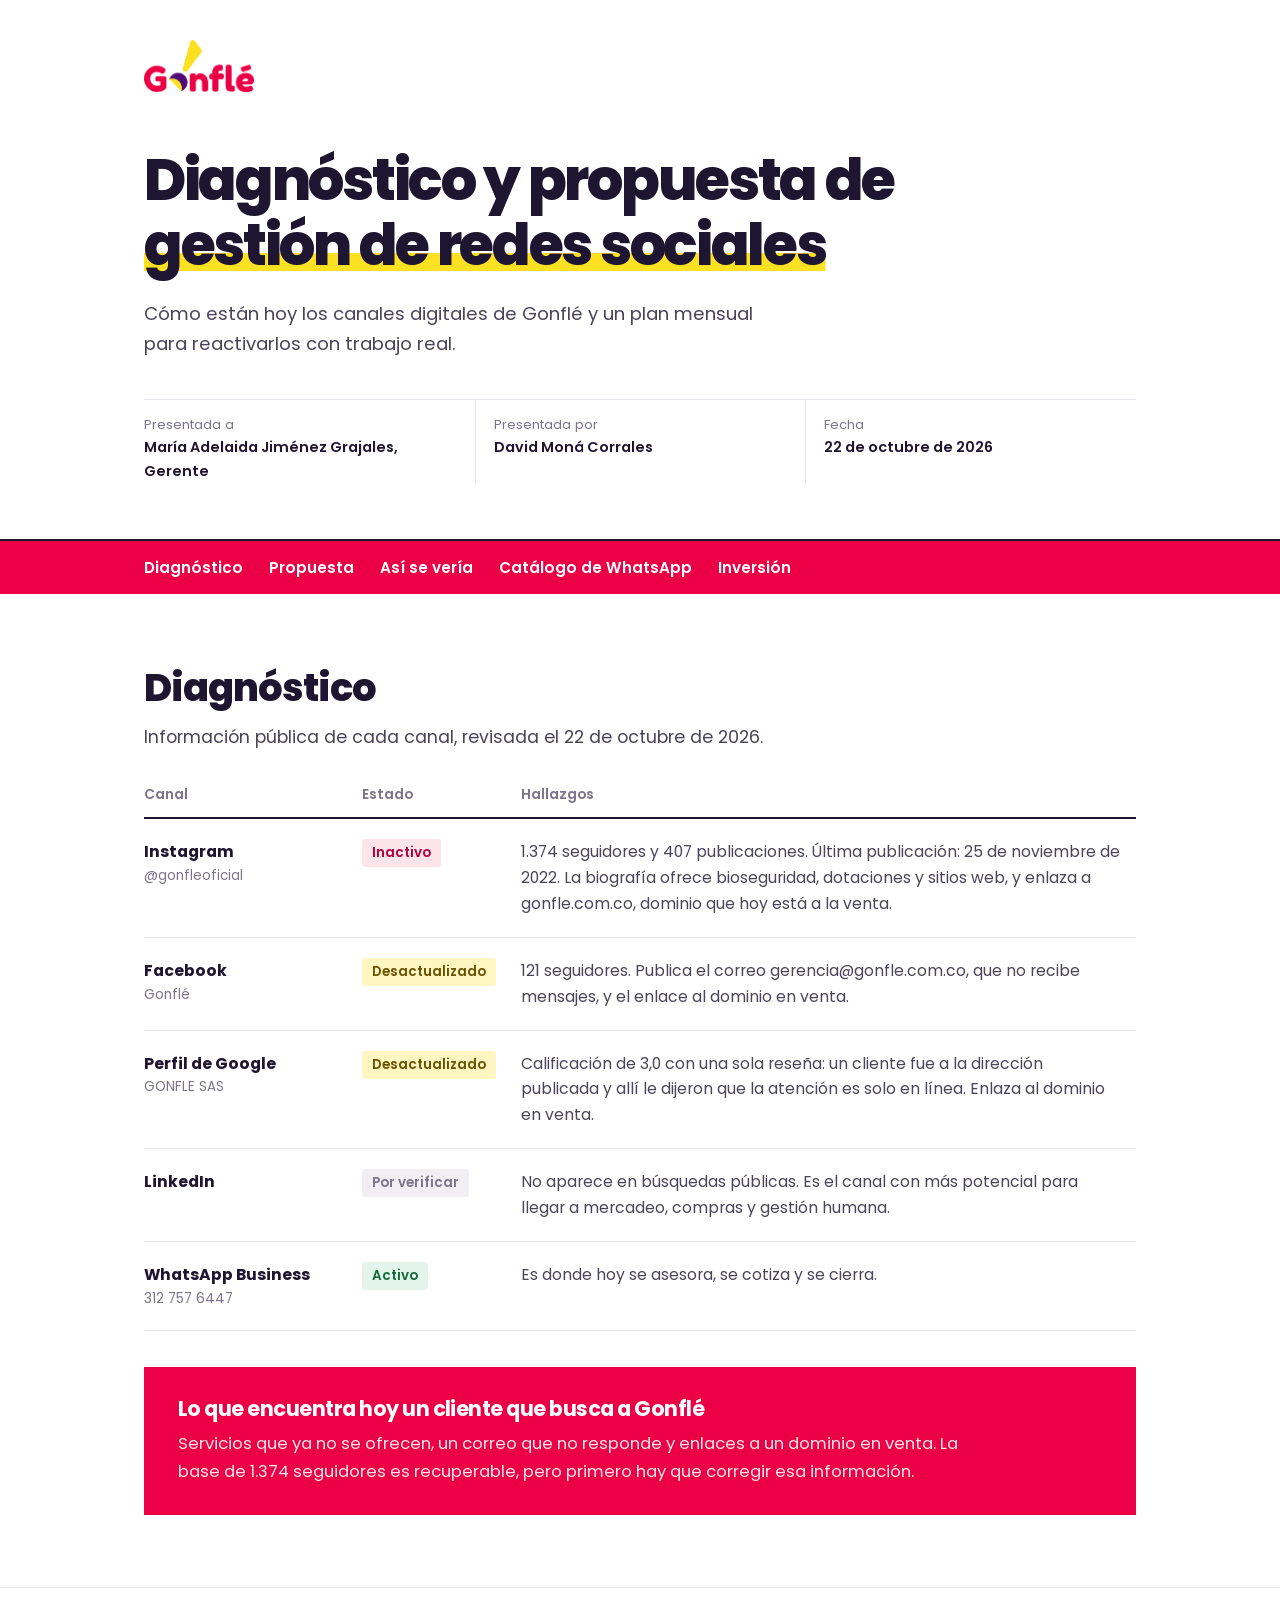
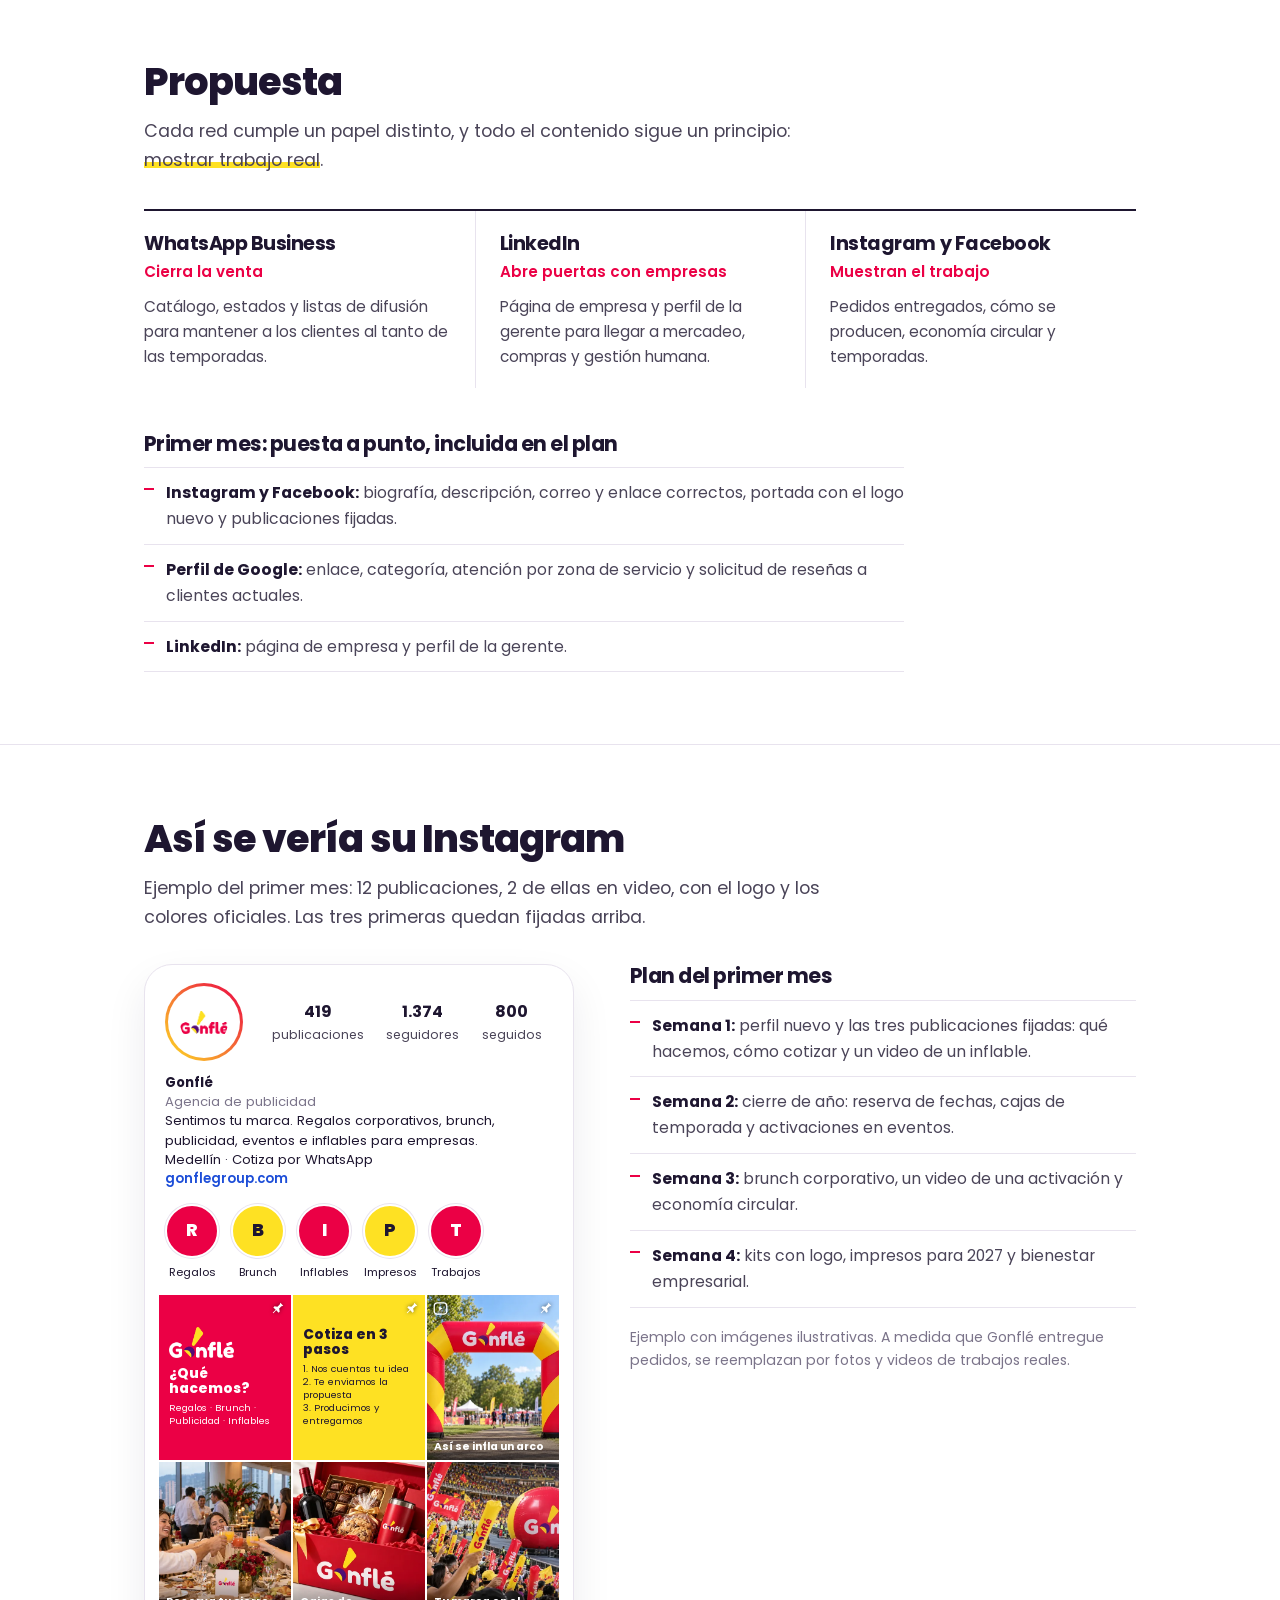
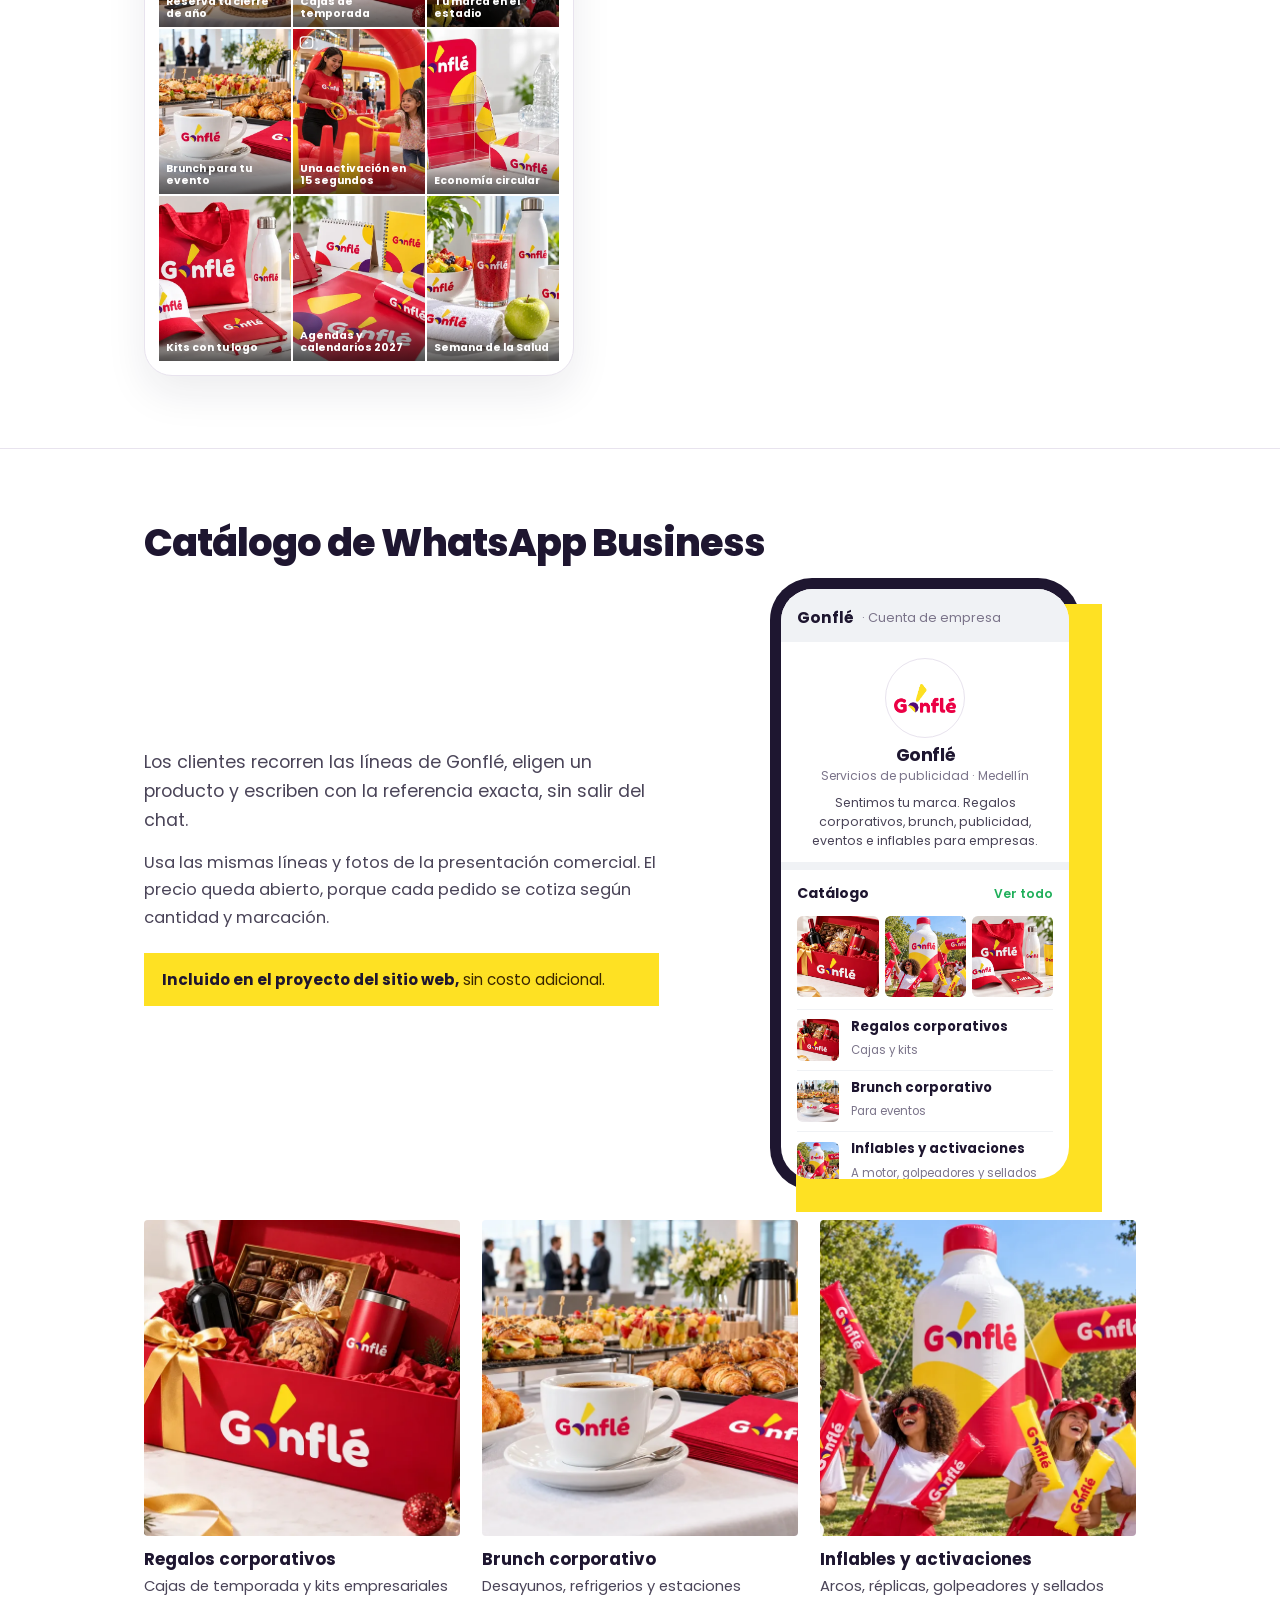
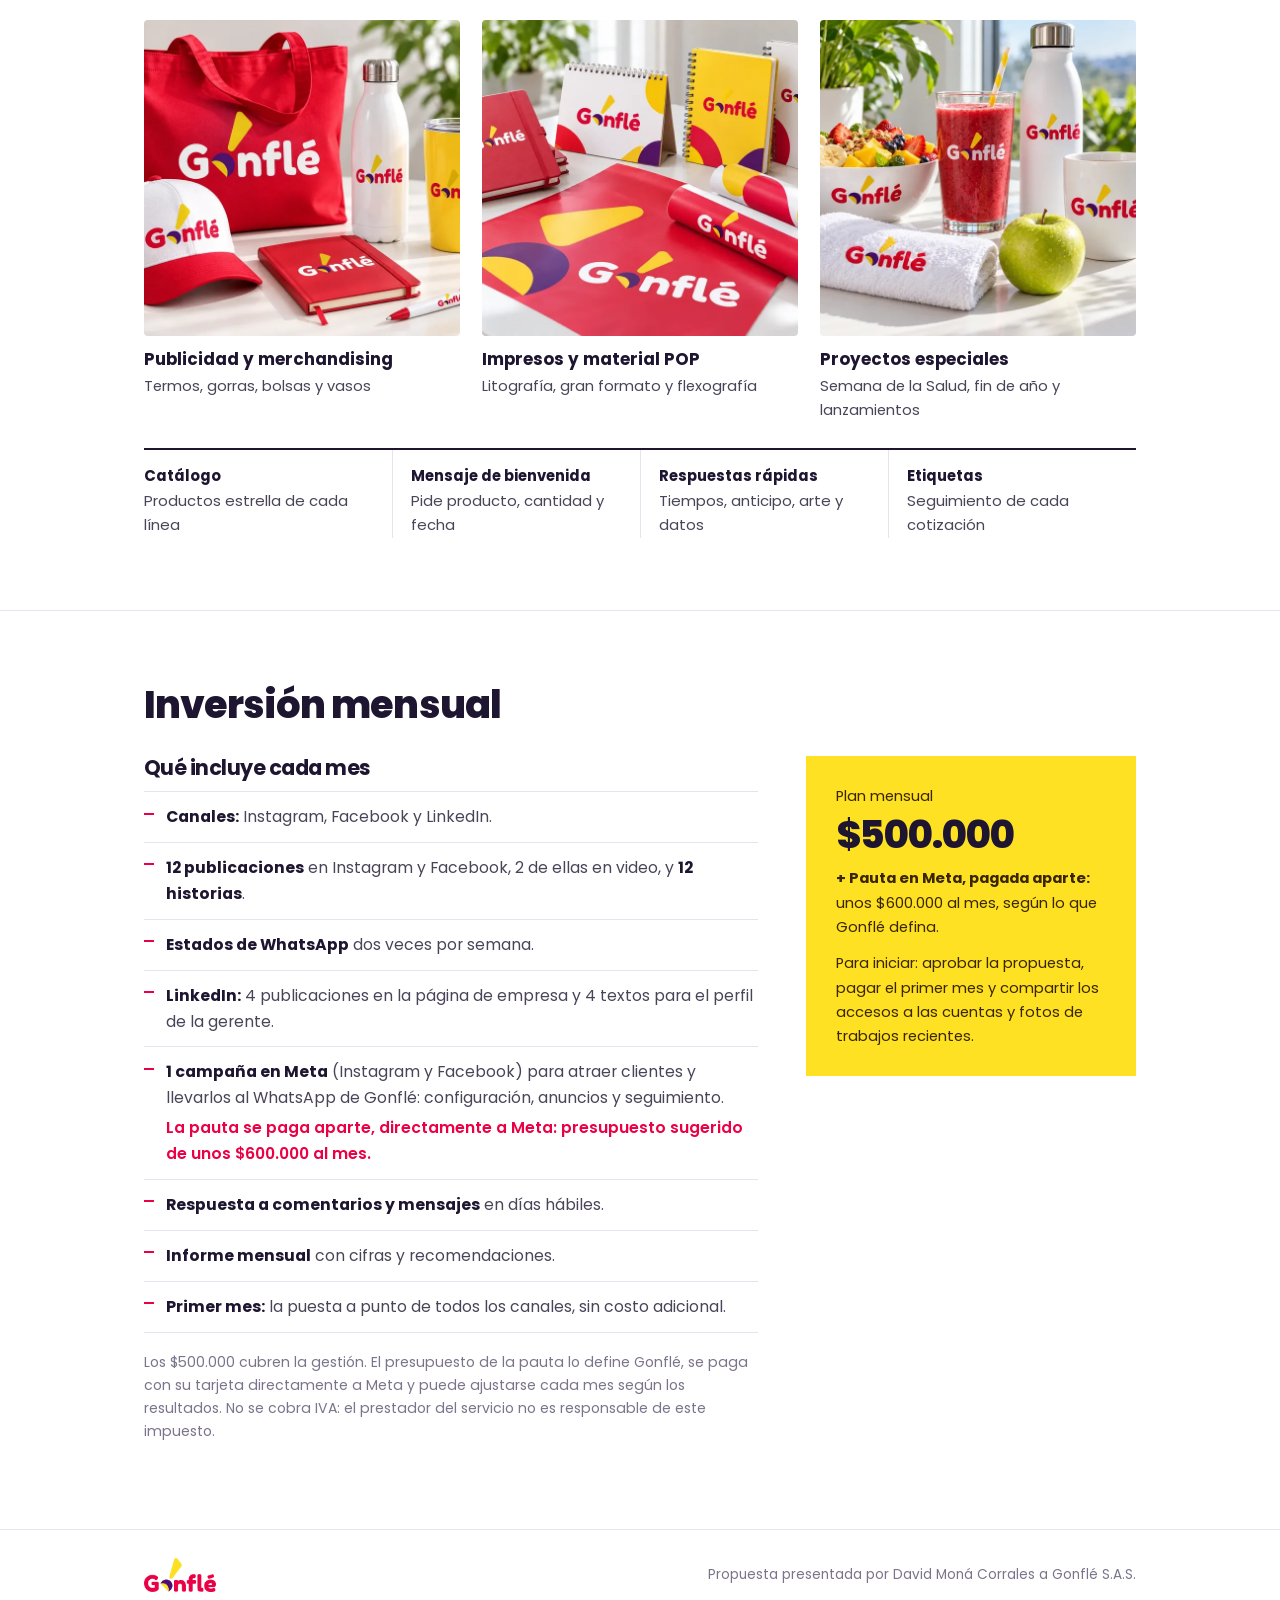
<file: redes/index.html>
<!doctype html>
<html lang="es">
<head>
<meta charset="utf-8">
<meta name="viewport" content="width=device-width, initial-scale=1">
<title>Gestión de redes sociales | Gonflé S.A.S.</title>
<meta name="description" content="Diagnóstico de las redes sociales de Gonflé, catálogo de WhatsApp Business y propuesta de gestión mensual.">
<meta name="robots" content="noindex, nofollow">
<meta name="theme-color" content="#EB0045">
<link rel="icon" href="../assets/img/favicon.png">
<link rel="preconnect" href="https://fonts.googleapis.com">
<link rel="preconnect" href="https://fonts.gstatic.com" crossorigin>
<link href="https://fonts.googleapis.com/css2?family=Poppins:wght@400;500;600;700;800&display=swap" rel="stylesheet">
<style>
:root{--rojo:#EB0045;--amarillo:#FEE123;--tinta:#1E1630;--texto:#4A4458;--suave:#7B748A;--linea:#E8E3EE;--fondo:#FAF9F7}
*{box-sizing:border-box}
body{margin:0;font-family:"Poppins",system-ui,-apple-system,"Segoe UI",Roboto,sans-serif;color:var(--texto);background:#fff;font-size:16.5px;line-height:1.65;-webkit-font-smoothing:antialiased}
img{max-width:100%;display:block}
h1,h2,h3{color:var(--tinta);line-height:1.12;letter-spacing:-.025em;margin:0;text-wrap:balance}
p{margin:0 0 14px}
a{color:var(--rojo)}
.wrap{max-width:1040px;margin:0 auto;padding:0 24px}
u.y{text-decoration:underline;text-decoration-color:var(--amarillo);text-decoration-thickness:.32em;text-underline-offset:-.2em;text-decoration-skip-ink:none}

.cab{padding:40px 0 56px;border-bottom:2px solid var(--tinta)}
.cab img{height:52px;margin-bottom:56px}
.cab h1{font-size:clamp(2.1rem,5.2vw,3.6rem);font-weight:800;letter-spacing:-.04em;max-width:820px}
.cab .sub{font-size:1.14rem;max-width:640px;margin:22px 0 0}
.datos{display:grid;grid-template-columns:repeat(3,1fr);gap:0;margin-top:40px;border-top:1px solid var(--linea)}
.datos div{padding:14px 18px 0 0;font-size:.9rem}
.datos div+div{padding-left:18px;border-left:1px solid var(--linea)}
.datos span{display:block;color:var(--suave);font-size:.82rem}
.datos b{color:var(--tinta);font-weight:600}

section{padding:72px 0;border-bottom:1px solid var(--linea)}
h2{font-size:clamp(1.65rem,3.4vw,2.4rem);font-weight:800;margin-bottom:14px}
.lead{font-size:1.1rem;max-width:720px}
.nota{font-size:.88rem;color:var(--suave);margin-top:18px}

/* Diagnóstico */
.canales{width:100%;border-collapse:collapse;margin-top:32px;font-size:.98rem}
.canales th{text-align:left;font-size:.86rem;font-weight:600;color:var(--suave);padding:0 16px 10px 0;border-bottom:2px solid var(--tinta)}
.canales td{padding:20px 16px 20px 0;border-bottom:1px solid var(--linea);vertical-align:top}
.canales td:first-child{width:22%;color:var(--tinta);font-weight:700}
.canales td:first-child small{display:block;font-weight:400;color:var(--suave);font-size:.84rem}
.canales td:nth-child(2){width:16%;white-space:nowrap}
.est{display:inline-block;font-size:.84rem;font-weight:600;padding:3px 10px;border-radius:3px}
.est.mal{background:#FDE3EA;color:#B0003A}
.est.med{background:#FFF6C2;color:#6B5200}
.est.ok{background:#E3F5EA;color:#146B3A}
.est.no{background:#F1EFF3;color:var(--suave)}
.concl{margin-top:36px;background:var(--rojo);color:#FFE4E9;padding:30px 34px}
.concl h3{color:#fff;font-size:1.3rem;margin-bottom:10px}
.concl p{margin:0;font-size:1.04rem;max-width:820px}

/* Enfoque */
.roles{display:grid;grid-template-columns:repeat(3,1fr);margin-top:34px;border-top:2px solid var(--tinta)}
.roles div{padding:22px 24px 4px 0}
.roles div+div{padding-left:24px;border-left:1px solid var(--linea)}
.roles h3{font-size:1.2rem;margin-bottom:4px}
.roles .papel{color:var(--rojo);font-weight:600;font-size:.95rem;margin-bottom:10px}
.roles p{font-size:.96rem}
.temas{margin-top:44px;display:grid;grid-template-columns:.8fr 1.2fr;gap:48px;align-items:start}
.temas h3{font-size:1.3rem}
.temas ul{list-style:none;margin:0;padding:0;border-top:1px solid var(--linea)}
.temas li{padding:14px 0;border-bottom:1px solid var(--linea);font-size:.98rem}
.temas li b{color:var(--tinta)}

/* Puesta a punto */
.punto{display:grid;grid-template-columns:1.3fr .7fr;gap:48px;margin-top:30px;align-items:start}
.lista{list-style:none;margin:0;padding:0;border-top:1px solid var(--linea)}
.lista li{padding:12px 0 12px 22px;border-bottom:1px solid var(--linea);position:relative;font-size:.98rem}
.lista li::before{content:"";position:absolute;left:0;top:1.3em;width:10px;height:2px;background:var(--rojo)}
.lista li b{color:var(--tinta)}
.valor-unico{background:var(--amarillo);color:#3A2600;padding:28px 30px}
.valor-unico span{display:block;font-size:.92rem}
.valor-unico strong{display:block;font-size:2.4rem;font-weight:800;color:var(--tinta);letter-spacing:-.03em;line-height:1.1;margin:6px 0 10px}
.valor-unico p{font-size:.92rem;margin:0}

/* Planes */
.planes{width:100%;border-collapse:collapse;margin-top:34px;font-size:.95rem}
.planes th,.planes td{padding:14px 14px;border-bottom:1px solid var(--linea);text-align:left;vertical-align:top}
.planes thead th{border-bottom:2px solid var(--tinta);vertical-align:bottom;padding-bottom:16px}
.planes thead th:first-child{width:28%}
.planes thead h3{font-size:1.2rem}
.planes thead .precio{display:block;white-space:nowrap;font-size:1.75rem;font-weight:800;color:var(--tinta);letter-spacing:-.03em;margin-top:6px;line-height:1.1}
.planes thead .precio small{font-size:.85rem;font-weight:500;color:var(--suave);letter-spacing:0}
.planes thead .reco{display:inline-block;margin-top:8px;font-size:.8rem;font-weight:600;color:var(--tinta);background:var(--amarillo);padding:2px 8px}
.planes tbody th{font-weight:600;color:var(--tinta);font-size:.92rem}
.planes .dest{background:#FFFCEB}
.planes td.si{color:var(--tinta)}
.planes td.nada{color:#B8B2C0}
.tabla-scroll{overflow-x:auto;-webkit-overflow-scrolling:touch}
.desliza{display:none;font-size:.86rem;font-weight:600;color:var(--rojo);margin:22px 0 -18px}

/* Condiciones */
.dos{display:grid;grid-template-columns:1fr 1fr;gap:48px;margin-top:30px}
.dos h3{font-size:1.2rem;margin-bottom:12px}

/* Cronograma */
.meses{width:100%;border-collapse:collapse;margin-top:30px}
.meses td{padding:18px 18px 18px 0;border-bottom:1px solid var(--linea);vertical-align:top;font-size:.98rem}
.meses td:first-child{width:18%;font-weight:700;color:var(--tinta);white-space:nowrap}
.meses tr:first-child td{border-top:2px solid var(--tinta)}

.cierre{background:var(--tinta);color:#D9D4E0;border-bottom:0}
.cierre h2{color:#fff}
.cierre .lead{color:#D9D4E0}
.cierre ol{margin:22px 0 0;padding-left:22px;max-width:720px}
.cierre li{margin-bottom:10px}
.cierre b{color:#fff}
footer{padding:28px 0 40px;font-size:.85rem;color:var(--suave)}
footer .wrap{display:flex;justify-content:space-between;gap:16px;flex-wrap:wrap;align-items:center}
footer img{height:34px}


/* Índice */
.indice{position:sticky;top:0;z-index:20;background:var(--rojo)}
.indice .wrap{display:flex;gap:4px 26px;flex-wrap:wrap;padding-top:14px;padding-bottom:14px}
.indice a{color:#fff;text-decoration:none;font-weight:600;font-size:.95rem;white-space:nowrap}
.indice a:hover{color:var(--amarillo)}
section{scroll-margin-top:60px}

/* Catálogo de WhatsApp */
.wa-intro{display:grid;grid-template-columns:1.1fr .9fr;gap:56px;align-items:center;margin-top:8px}
.wa-intro .incl{margin-top:22px;padding:14px 18px;background:var(--amarillo);color:#3A2600;font-size:.95rem;max-width:560px}
.wa-intro .incl b{color:var(--tinta)}
.cifras{display:flex;border-top:2px solid var(--tinta);max-width:520px;margin-top:26px}
.cifras div{flex:1;padding:12px 14px 0 0}
.cifras div+div{padding-left:14px;border-left:1px solid var(--linea)}
.cifras b{display:block;font-size:1.6rem;font-weight:800;color:var(--tinta);letter-spacing:-.03em;line-height:1.1}
.cifras span{font-size:.84rem;color:var(--suave)}
.tel{justify-self:center;width:310px;border-radius:42px;background:var(--tinta);padding:11px;position:relative;z-index:0}
.tel::before{content:"";position:absolute;inset:26px -22px -22px 26px;background:var(--amarillo);z-index:-1}
.pant{border-radius:32px;overflow:hidden;background:#fff;height:590px;display:flex;flex-direction:column}
.barra{background:#F0F2F5;padding:16px 16px 12px;display:flex;align-items:center;gap:8px;font-size:.8rem;color:var(--suave)}
.barra b{color:var(--tinta);font-size:.96rem}
.perfil{text-align:center;padding:16px 18px 12px;border-bottom:8px solid #F0F2F5}
.perfil .av{width:80px;height:80px;border-radius:50%;margin:0 auto 8px;border:1px solid var(--linea);display:grid;place-items:center;background:#fff}
.perfil .av img{width:62px}
.perfil h3{font-size:1.1rem}
.perfil small{display:block;color:var(--suave);font-size:.76rem}
.perfil p{font-size:.78rem;margin:8px 0 0;line-height:1.5}
.cat{padding:12px 16px;overflow:hidden;flex:1}
.cat-h{display:flex;justify-content:space-between;align-items:baseline;margin-bottom:10px}
.cat-h b{color:var(--tinta);font-size:.88rem}
.cat-h span{color:var(--wa,#1FAF5A);font-size:.76rem;font-weight:600}
.cat-mini{display:grid;grid-template-columns:repeat(3,1fr);gap:6px;margin-bottom:12px}
.cat-mini img{aspect-ratio:1;object-fit:cover;border-radius:6px}
.cole{display:flex;align-items:center;gap:12px;padding:8px 0;border-top:1px solid #F0F2F5}
.cole img{width:42px;height:42px;border-radius:6px;object-fit:cover}
.cole b{display:block;color:var(--tinta);font-size:.82rem;line-height:1.3}
.cole span{font-size:.72rem;color:var(--suave)}
.wa-sub{font-size:1.45rem;font-weight:800;margin:56px 0 6px}
.coleccion{padding:28px 0 4px;border-top:1px solid var(--linea)}
.coleccion h4{font-size:1.25rem;color:var(--tinta);margin:0 0 18px;letter-spacing:-.02em}
.coleccion h4 small{font-size:.88rem;font-weight:500;color:var(--suave);margin-left:8px;letter-spacing:0}
.prods{display:grid;grid-template-columns:repeat(4,1fr);gap:26px 22px;margin-bottom:26px}
.prod img{aspect-ratio:1;object-fit:cover;border-radius:4px;width:100%}
.prod h5{font-size:1rem;color:var(--tinta);margin:12px 0 4px;line-height:1.3}
.prod p{font-size:.88rem;margin-bottom:8px;line-height:1.55}
.prod .cod{font-size:.78rem;color:var(--suave);border-top:1px solid var(--linea);padding-top:6px}
.par{display:grid;grid-template-columns:1fr 1fr;gap:0 44px}
.una .prods{grid-template-columns:1fr}
.una .prod{display:grid;grid-template-columns:44% 1fr;gap:20px;align-items:start}
.una .prod h5{margin-top:0}
.sola .prod{grid-template-columns:28% 1fr}
.msj{display:grid;grid-template-columns:1fr 1fr;gap:44px;align-items:start;margin-top:24px}
.chat{background:#EFEAE2;padding:24px 20px}
.chat small{display:block;font-size:.8rem;font-weight:600;color:var(--suave);margin:0 0 8px}
.bur{background:#fff;border-radius:10px 10px 10px 2px;padding:12px 14px;font-size:.93rem;color:var(--tinta);max-width:94%;margin-bottom:20px;box-shadow:0 1px 1px rgba(0,0,0,.08)}
.rapidas{width:100%;border-collapse:collapse;font-size:.94rem}
.rapidas td{padding:11px 12px 11px 0;border-bottom:1px solid var(--linea);vertical-align:top}
.rapidas tr:first-child td{border-top:2px solid var(--tinta)}
.rapidas td:first-child{font-weight:700;color:var(--rojo);white-space:nowrap;width:100px}
.msj h4{font-size:1.2rem;color:var(--tinta);margin:0 0 12px}
.etiquetas{display:flex;flex-wrap:wrap;gap:8px}
.etiquetas span{font-size:.86rem;font-weight:600;padding:4px 12px;border-radius:3px;background:#fff;border:1px solid var(--linea);color:var(--tinta)}
.etiquetas span:nth-child(1){border-left:4px solid #3B82F6}.etiquetas span:nth-child(2){border-left:4px solid var(--amarillo)}
.etiquetas span:nth-child(3){border-left:4px solid #F59E0B}.etiquetas span:nth-child(4){border-left:4px solid #1FAF5A}
.etiquetas span:nth-child(5){border-left:4px solid var(--rojo)}.etiquetas span:nth-child(6){border-left:4px solid var(--tinta)}
.guia-pasos{display:grid;grid-template-columns:repeat(3,1fr);border-top:2px solid var(--tinta);margin-top:22px}
.guia-pasos div{padding:18px 22px 6px 0}
.guia-pasos div+div{padding-left:22px;border-left:1px solid var(--linea)}
.guia-pasos b{display:block;color:var(--tinta);margin-bottom:6px}
.guia-pasos p{font-size:.93rem}
.guia-pasos code{font-family:inherit;font-weight:600;color:var(--tinta);background:var(--fondo);padding:1px 5px}
.carga{width:100%;border-collapse:collapse;font-size:.88rem;margin-top:26px}
.carga th{text-align:left;font-size:.8rem;font-weight:600;color:var(--suave);padding:0 12px 10px 0;border-bottom:2px solid var(--tinta)}
.carga td{padding:12px 12px 12px 0;border-bottom:1px solid var(--linea);vertical-align:top}
.carga td.f{width:78px}
.carga td img{width:64px;min-width:64px;height:64px;object-fit:cover;border-radius:3px}
.carga td.c{white-space:nowrap;font-weight:600;color:var(--tinta)}
.carga td.n{font-weight:600;color:var(--tinta);min-width:150px}
.carga td.e{white-space:nowrap}
.carga td.e a{font-size:.84rem;font-weight:600}
.descarga{display:flex;gap:18px;align-items:center;flex-wrap:wrap;margin-top:26px;padding:22px 24px;background:var(--fondo)}
.descarga p{margin:0;font-size:.93rem;flex:1;min-width:240px}
.btn{display:inline-flex;align-items:center;gap:10px;padding:13px 22px;border-radius:6px;font-weight:600;text-decoration:none;background:var(--rojo);color:#fff}
.btn:hover{background:var(--tinta)}
@media (max-width:860px){
  .wa-intro,.msj{grid-template-columns:1fr;gap:40px}
  .prods{grid-template-columns:repeat(3,1fr)}
  .guia-pasos{grid-template-columns:1fr}
  .guia-pasos div,.guia-pasos div+div{padding:16px 0 4px;border-left:0}
  .guia-pasos div+div{border-top:1px solid var(--linea)}
}
@media (max-width:640px){
  .indice .wrap{flex-wrap:nowrap;overflow-x:auto;gap:22px;-webkit-overflow-scrolling:touch}
  .indice a{font-size:.88rem}
  .prods{grid-template-columns:1fr 1fr;gap:20px 14px}
  .par{grid-template-columns:1fr}
  .una .prod,.sola .prod{grid-template-columns:42% 1fr;gap:14px}
  .tel{width:290px}.pant{height:560px}.tel::before{inset:20px -12px -12px 20px}
  .carga thead{display:none}
  .carga,.carga tbody,.carga tr,.carga td{display:block;width:100%}
  .carga tr{display:grid;grid-template-columns:64px 1fr;gap:4px 14px;padding:14px 0;border-bottom:1px solid var(--linea)}
  .carga td{padding:0;border:0}
  .carga td.f{grid-row:span 5}
  .carga td.col{font-size:.8rem;color:var(--suave)}
  .carga td.e{white-space:normal}
}
@media (max-width:860px){
  .datos{grid-template-columns:1fr 1fr}
  .datos div:nth-child(3){padding-left:0;border-left:0}
  .roles{grid-template-columns:1fr}
  .roles div,.roles div+div{padding:20px 0 6px;border-left:0}
  .roles div+div{border-top:1px solid var(--linea)}
  .temas,.punto,.dos{grid-template-columns:1fr;gap:28px}
  section{padding:56px 0}
}
@media (max-width:640px){
  .wrap{padding:0 20px}
  .cab img{height:44px;margin-bottom:40px}
  .datos{grid-template-columns:1fr}
  .datos div,.datos div+div{padding:12px 0 0;border-left:0}
  .canales thead{display:none}
  .canales,.canales tbody,.canales tr,.canales td{display:block;width:100%!important}
  .canales tr{padding:18px 0;border-bottom:1px solid var(--linea)}
  .canales td{padding:0;border:0}
  .canales td:nth-child(2){margin:8px 0}
  .concl{padding:24px 22px}
  .planes{min-width:640px}
  .desliza{display:block}
  .meses td:first-child{width:auto;white-space:normal;display:block;padding-bottom:4px}
  .meses td{display:block;padding:0 0 14px}
  .meses tr td:last-child{border-bottom:1px solid var(--linea)}
  .meses tr:first-child td{border-top:0}
  .meses tr:first-child td:first-child{border-top:2px solid var(--tinta);padding-top:16px}
  .meses td:first-child{border-bottom:0;padding-top:16px}
}
@media print{section{padding:30px 0}.concl,.valor-unico,.cierre{-webkit-print-color-adjust:exact;print-color-adjust:exact}}

/* Versión resumida */
.lineas-wa{display:grid;grid-template-columns:repeat(3,1fr);gap:22px;margin-top:30px}
.lineas-wa figure{margin:0}
.lineas-wa img{width:100%;aspect-ratio:1;object-fit:cover;border-radius:4px}
.lineas-wa figcaption{margin-top:10px;font-size:.92rem}
.lineas-wa b{display:block;color:var(--tinta);font-size:1.05rem}
.wa-incluye{list-style:none;padding:0;margin:26px 0 0;display:grid;grid-template-columns:repeat(4,1fr);border-top:2px solid var(--tinta)}
.wa-incluye li{padding:14px 18px 0 0;font-size:.93rem}
.wa-incluye li+li{padding-left:18px;border-left:1px solid var(--linea)}
.wa-incluye b{display:block;color:var(--tinta)}
.inicio{display:grid;grid-template-columns:1fr 1fr;gap:44px;margin-top:40px}
.inicio.solo{grid-template-columns:1fr;max-width:680px}
.inicio h3{font-size:1.2rem;margin-bottom:12px}
.inicio ol{margin:0;padding-left:20px}
.inicio li{margin-bottom:8px}
@media (max-width:860px){.lineas-wa{grid-template-columns:1fr 1fr}.wa-incluye{grid-template-columns:1fr 1fr;row-gap:14px}.wa-incluye li:nth-child(3){padding-left:0;border-left:0}.inicio{grid-template-columns:1fr;gap:28px}}
@media (max-width:640px){.lineas-wa{gap:16px 12px}.lineas-wa figcaption{font-size:.85rem}}

/* Vista del feed */
.aparte{display:block;margin-top:4px;color:var(--rojo);font-weight:600}
.ig-wrap{display:grid;grid-template-columns:minmax(0,430px) 1fr;gap:56px;align-items:start;margin-top:32px}
.ig{border:1px solid var(--linea);border-radius:28px;padding:18px 14px 14px;background:#fff;box-shadow:0 18px 40px rgba(30,22,48,.08)}
.ig-cab{display:flex;align-items:center;gap:18px;padding:0 6px}
.ig-av{width:78px;height:78px;border-radius:50%;padding:3px;background:linear-gradient(45deg,var(--amarillo),var(--rojo));flex:none}
.ig-av img{width:100%;height:100%;border-radius:50%;background:#fff;object-fit:contain;padding:12px}
.ig-num{display:flex;flex:1;justify-content:space-around;text-align:center;font-size:.78rem;color:var(--texto)}
.ig-num b{display:block;font-size:1rem;color:var(--tinta)}
.ig-bio{padding:12px 6px 0;font-size:.82rem;line-height:1.45;color:var(--tinta)}
.ig-bio b{display:block}
.ig-cat{display:block;color:var(--suave)}
.ig-bio a{color:#1D4ED8;font-weight:600}
.ig-dest{display:flex;gap:12px;padding:16px 6px 14px;overflow:hidden}
.ig-dest div{display:flex;flex-direction:column;align-items:center;gap:5px;font-size:.7rem;color:var(--tinta)}
.ig-dest i{width:54px;height:54px;border-radius:50%;display:grid;place-items:center;font-style:normal;font-weight:800;font-size:1.1rem;border:2px solid #fff;box-shadow:0 0 0 1px var(--linea)}
.ig-dest .r{background:var(--rojo);color:#fff}.ig-dest .a{background:var(--amarillo);color:var(--tinta)}
.ig-grid{display:grid;grid-template-columns:repeat(3,1fr);gap:2px}
.ig-grid .p{position:relative;aspect-ratio:4/5;overflow:hidden;background:#eee}
.ig-grid .p img{width:100%;height:100%;object-fit:cover;display:block}
.ig-grid .p em{position:absolute;left:0;right:0;bottom:0;padding:18px 7px 6px;font-style:normal;font-weight:700;font-size:.66rem;line-height:1.2;color:#fff;background:linear-gradient(transparent,rgba(0,0,0,.65))}
.ig-grid .texto{display:flex;flex-direction:column;justify-content:center;padding:10px;text-align:left}
.ig-grid .texto img{width:58%;height:auto;object-fit:contain;margin-bottom:8px}
.ig-grid .texto b{font-size:.86rem;line-height:1.1;font-weight:800;margin-bottom:6px}
.ig-grid .texto span{font-size:.6rem;line-height:1.35}
.ig-grid .rojo{background:var(--rojo);color:#fff}
.ig-grid .amarillo{background:var(--amarillo);color:var(--tinta)}
.ig-grid .fij::before{content:"";position:absolute;top:6px;right:6px;width:14px;height:14px;z-index:2;background:no-repeat center/contain url("data:image/svg+xml,%3Csvg xmlns='http://www.w3.org/2000/svg' viewBox='0 0 24 24' fill='white'%3E%3Cpath d='M16 3l5 5-3 1-4 4 1 5-2 2-4-4-5 5-1-1 5-5-4-4 2-2 5 1 4-4z'/%3E%3C/svg%3E");filter:drop-shadow(0 0 2px rgba(0,0,0,.6))}
.ig-grid .reel::after{content:"";position:absolute;top:6px;left:6px;width:15px;height:15px;background:no-repeat center/contain url("data:image/svg+xml,%3Csvg xmlns='http://www.w3.org/2000/svg' viewBox='0 0 24 24' fill='white'%3E%3Crect x='2' y='3' width='20' height='18' rx='5' fill='none' stroke='white' stroke-width='2'/%3E%3Cpath d='M10 9l5 3-5 3z'/%3E%3C/svg%3E");filter:drop-shadow(0 0 2px rgba(0,0,0,.6))}
.ig-plan h3{font-size:1.3rem;margin-bottom:12px}
@media (max-width:860px){.ig-wrap{grid-template-columns:1fr;gap:36px}.ig{max-width:430px;margin:0 auto;width:100%}}
</style>
</head>
<body>

<header class="cab">
  <div class="wrap">
    <img src="../assets/img/logo-gonfle.png" alt="Gonflé">
    <h1>Diagnóstico y propuesta de <u class="y">gestión de redes sociales</u></h1>
    <p class="sub">Cómo están hoy los canales digitales de Gonflé y un plan mensual para reactivarlos con trabajo real.</p>
    <div class="datos">
      <div><span>Presentada a</span><b>María Adelaida Jiménez Grajales, Gerente</b></div>
      <div><span>Presentada por</span><b>David Moná Corrales</b></div>
      <div><span>Fecha</span><b>22 de octubre de 2026</b></div>
    </div>
  </div>
</header>

<nav class="indice" aria-label="Contenido de la propuesta">
  <div class="wrap">
    <a href="#diagnostico">Diagnóstico</a><a href="#propuesta">Propuesta</a><a href="#feed">Así se vería</a><a href="#whatsapp">Catálogo de WhatsApp</a><a href="#inversion">Inversión</a>
  </div>
</nav>

<section id="diagnostico">
  <div class="wrap">
    <h2>Diagnóstico</h2>
    <p class="lead">Información pública de cada canal, revisada el 22 de octubre de 2026.</p>
    <table class="canales">
      <thead><tr><th>Canal</th><th>Estado</th><th>Hallazgos</th></tr></thead>
      <tbody>
        <tr><td>Instagram<small>@gonfleoficial</small></td><td><span class="est mal">Inactivo</span></td>
          <td>1.374 seguidores y 407 publicaciones. Última publicación: 25 de noviembre de 2022. La biografía ofrece bioseguridad, dotaciones y sitios web, y enlaza a gonfle.com.co, dominio que hoy está a la venta.</td></tr>
        <tr><td>Facebook<small>Gonflé</small></td><td><span class="est med">Desactualizado</span></td>
          <td>121 seguidores. Publica el correo gerencia@gonfle.com.co, que no recibe mensajes, y el enlace al dominio en venta.</td></tr>
        <tr><td>Perfil de Google<small>GONFLE SAS</small></td><td><span class="est med">Desactualizado</span></td>
          <td>Calificación de 3,0 con una sola reseña: un cliente fue a la dirección publicada y allí le dijeron que la atención es solo en línea. Enlaza al dominio en venta.</td></tr>
        <tr><td>LinkedIn</td><td><span class="est no">Por verificar</span></td>
          <td>No aparece en búsquedas públicas. Es el canal con más potencial para llegar a mercadeo, compras y gestión humana.</td></tr>
        <tr><td>WhatsApp Business<small>312 757 6447</small></td><td><span class="est ok">Activo</span></td>
          <td>Es donde hoy se asesora, se cotiza y se cierra.</td></tr>
      </tbody>
    </table>
    <div class="concl">
      <h3>Lo que encuentra hoy un cliente que busca a Gonflé</h3>
      <p>Servicios que ya no se ofrecen, un correo que no responde y enlaces a un dominio en venta. La base de 1.374 seguidores es recuperable, pero primero hay que corregir esa información.</p>
    </div>
  </div>
</section>

<section id="propuesta">
  <div class="wrap">
    <h2>Propuesta</h2>
    <p class="lead">Cada red cumple un papel distinto, y todo el contenido sigue un principio: <u class="y">mostrar trabajo real</u>.</p>
    <div class="roles">
      <div><h3>WhatsApp Business</h3><p class="papel">Cierra la venta</p><p>Catálogo, estados y listas de difusión para mantener a los clientes al tanto de las temporadas.</p></div>
      <div><h3>LinkedIn</h3><p class="papel">Abre puertas con empresas</p><p>Página de empresa y perfil de la gerente para llegar a mercadeo, compras y gestión humana.</p></div>
      <div><h3>Instagram y Facebook</h3><p class="papel">Muestran el trabajo</p><p>Pedidos entregados, cómo se producen, economía circular y temporadas.</p></div>
    </div>
    <div style="margin-top:44px;max-width:760px">
      <div>
        <h3 style="font-size:1.3rem;margin-bottom:12px">Primer mes: puesta a punto, incluida en el plan</h3>
        <ul class="lista">
          <li><b>Instagram y Facebook:</b> biografía, descripción, correo y enlace correctos, portada con el logo nuevo y publicaciones fijadas.</li>
          <li><b>Perfil de Google:</b> enlace, categoría, atención por zona de servicio y solicitud de reseñas a clientes actuales.</li>
          <li><b>LinkedIn:</b> página de empresa y perfil de la gerente.</li>
        </ul>
      </div>
    </div>
  </div>
</section>

<section id="feed">
  <div class="wrap">
    <h2>Así se vería su Instagram</h2>
    <p class="lead">Ejemplo del primer mes: 12 publicaciones, 2 de ellas en video, con el logo y los colores oficiales. Las tres primeras quedan fijadas arriba.</p>
    <div class="ig-wrap">
      <div class="ig">
        <div class="ig-cab">
          <div class="ig-av"><img src="../assets/img/logo-gonfle.png" alt=""></div>
          <div class="ig-num"><div><b>419</b>publicaciones</div><div><b>1.374</b>seguidores</div><div><b>800</b>seguidos</div></div>
        </div>
        <div class="ig-bio">
          <b>Gonflé</b>
          <span class="ig-cat">Agencia de publicidad</span>
          Sentimos tu marca. Regalos corporativos, brunch, publicidad, eventos e inflables para empresas.<br>
          Medellín · Cotiza por WhatsApp<br>
          <a>gonflegroup.com</a>
        </div>
        <div class="ig-dest">
          <div><i class="r">R</i>Regalos</div><div><i class="a">B</i>Brunch</div><div><i class="r">I</i>Inflables</div><div><i class="a">P</i>Impresos</div><div><i class="r">T</i>Trabajos</div>
        </div>
        <div class="ig-grid">
          <div class="p texto rojo fij"><img src="../assets/img/logo-gonfle-blanco.png" alt=""><b>¿Qué hacemos?</b><span>Regalos · Brunch · Publicidad · Inflables</span></div>
          <div class="p texto amarillo fij"><b>Cotiza en 3 pasos</b><span>1. Nos cuentas tu idea<br>2. Te enviamos la propuesta<br>3. Producimos y entregamos</span></div>
          <div class="p fij reel"><img src="img/feed/reel-arco.webp" alt=""><em>Así se infla un arco</em></div>
          <div class="p"><img src="img/feed/cierre.webp" alt=""><em>Reserva tu cierre de año</em></div>
          <div class="p"><img src="img/feed/cajas.webp" alt=""><em>Cajas de temporada</em></div>
          <div class="p"><img src="img/feed/estadio.webp" alt=""><em>Tu marca en el estadio</em></div>
          <div class="p"><img src="img/feed/brunch.webp" alt=""><em>Brunch para tu evento</em></div>
          <div class="p reel"><img src="img/feed/reel-activacion.webp" alt=""><em>Una activación en 15 segundos</em></div>
          <div class="p"><img src="img/feed/circular.webp" alt=""><em>Economía circular</em></div>
          <div class="p"><img src="img/feed/merch.webp" alt=""><em>Kits con tu logo</em></div>
          <div class="p"><img src="img/feed/litografia.webp" alt=""><em>Agendas y calendarios 2027</em></div>
          <div class="p"><img src="img/feed/bienestar.webp" alt=""><em>Semana de la Salud</em></div>
        </div>
      </div>
      <div class="ig-plan">
        <h3>Plan del primer mes</h3>
        <ul class="lista">
          <li><b>Semana 1:</b> perfil nuevo y las tres publicaciones fijadas: qué hacemos, cómo cotizar y un video de un inflable.</li>
          <li><b>Semana 2:</b> cierre de año: reserva de fechas, cajas de temporada y activaciones en eventos.</li>
          <li><b>Semana 3:</b> brunch corporativo, un video de una activación y economía circular.</li>
          <li><b>Semana 4:</b> kits con logo, impresos para 2027 y bienestar empresarial.</li>
        </ul>
        <p class="nota">Ejemplo con imágenes ilustrativas. A medida que Gonflé entregue pedidos, se reemplazan por fotos y videos de trabajos reales.</p>
      </div>
    </div>
  </div>
</section>

<section id="whatsapp">
  <div class="wrap">
    <h2>Catálogo de WhatsApp Business</h2>
    <div class="wa-intro">
      <div>
        <p class="lead">Los clientes recorren las líneas de Gonflé, eligen un producto y escriben con la referencia exacta, sin salir del chat.</p>
        <p>Usa las mismas líneas y fotos de la presentación comercial. El precio queda abierto, porque cada pedido se cotiza según cantidad y marcación.</p>
        <p class="incl"><b>Incluido en el proyecto del sitio web,</b> sin costo adicional.</p>
      </div>
      <div class="tel" aria-hidden="true">
        <div class="pant">
          <div class="barra"><b>Gonflé</b><span>· Cuenta de empresa</span></div>
          <div class="perfil">
            <div class="av"><img src="../assets/img/logo-gonfle.png" alt=""></div>
            <h3>Gonflé</h3>
            <small>Servicios de publicidad · Medellín</small>
            <p>Sentimos tu marca. Regalos corporativos, brunch, publicidad, eventos e inflables para empresas.</p>
          </div>
          <div class="cat">
            <div class="cat-h"><b>Catálogo</b><span>Ver todo</span></div>
            <div class="cat-mini"><img src="img/regalos.webp" alt=""><img src="img/inflables.webp" alt=""><img src="img/merch.webp" alt=""></div>
            <div class="cole"><img src="img/regalos.webp" alt=""><div><b>Regalos corporativos</b><span>Cajas y kits</span></div></div>
            <div class="cole"><img src="img/brunch.webp" alt=""><div><b>Brunch corporativo</b><span>Para eventos</span></div></div>
            <div class="cole"><img src="img/inflables.webp" alt=""><div><b>Inflables y activaciones</b><span>A motor, golpeadores y sellados</span></div></div>
          </div>
        </div>
      </div>
    </div>
    <div class="lineas-wa">
      <figure><img src="img/regalos.webp" alt="Caja de regalo corporativo con el logo de Gonflé" loading="lazy"><figcaption><b>Regalos corporativos</b>Cajas de temporada y kits empresariales</figcaption></figure>
      <figure><img src="img/brunch.webp" alt="Brunch corporativo" loading="lazy"><figcaption><b>Brunch corporativo</b>Desayunos, refrigerios y estaciones</figcaption></figure>
      <figure><img src="img/inflables.webp" alt="Inflables publicitarios con el logo de Gonflé" loading="lazy"><figcaption><b>Inflables y activaciones</b>Arcos, réplicas, golpeadores y sellados</figcaption></figure>
      <figure><img src="img/merch.webp" alt="Merchandising con el logo de Gonflé" loading="lazy"><figcaption><b>Publicidad y merchandising</b>Termos, gorras, bolsas y vasos</figcaption></figure>
      <figure><img src="img/impresos.webp" alt="Agendas, calendarios y afiches impresos" loading="lazy"><figcaption><b>Impresos y material POP</b>Litografía, gran formato y flexografía</figcaption></figure>
      <figure><img src="img/especiales.webp" alt="Kit de bienestar con el logo de Gonflé" loading="lazy"><figcaption><b>Proyectos especiales</b>Semana de la Salud, fin de año y lanzamientos</figcaption></figure>
    </div>
    <ul class="wa-incluye">
      <li><b>Catálogo</b>Productos estrella de cada línea</li>
      <li><b>Mensaje de bienvenida</b>Pide producto, cantidad y fecha</li>
      <li><b>Respuestas rápidas</b>Tiempos, anticipo, arte y datos</li>
      <li><b>Etiquetas</b>Seguimiento de cada cotización</li>
    </ul>
  </div>
</section>

<section id="inversion">
  <div class="wrap">
    <h2>Inversión mensual</h2>
    <div class="punto">
      <div>
        <h3 style="font-size:1.3rem;margin-bottom:12px">Qué incluye cada mes</h3>
        <ul class="lista">
          <li><b>Canales:</b> Instagram, Facebook y LinkedIn.</li>
          <li><b>12 publicaciones</b> en Instagram y Facebook, 2 de ellas en video, y <b>12 historias</b>.</li>
          <li><b>Estados de WhatsApp</b> dos veces por semana.</li>
          <li><b>LinkedIn:</b> 4 publicaciones en la página de empresa y 4 textos para el perfil de la gerente.</li>
          <li><b>1 campaña en Meta</b> (Instagram y Facebook) para atraer clientes y llevarlos al WhatsApp de Gonflé: configuración, anuncios y seguimiento. <span class="aparte">La pauta se paga aparte, directamente a Meta: presupuesto sugerido de unos $600.000 al mes.</span></li>
          <li><b>Respuesta a comentarios y mensajes</b> en días hábiles.</li>
          <li><b>Informe mensual</b> con cifras y recomendaciones.</li>
          <li><b>Primer mes:</b> la puesta a punto de todos los canales, sin costo adicional.</li>
        </ul>
        <p class="nota">Los $500.000 cubren la gestión. El presupuesto de la pauta lo define Gonflé, se paga con su tarjeta directamente a Meta y puede ajustarse cada mes según los resultados. No se cobra IVA: el prestador del servicio no es responsable de este impuesto.</p>
      </div>
      <div class="valor-unico">
        <span>Plan mensual</span>
        <strong>$500.000</strong>
        <p style="margin-bottom:12px"><b>+ Pauta en Meta, pagada aparte:</b> unos $600.000 al mes, según lo que Gonflé defina.</p>
        <p>Para iniciar: aprobar la propuesta, pagar el primer mes y compartir los accesos a las cuentas y fotos de trabajos recientes.</p>
      </div>
    </div>
  </div>
</section>

<footer><div class="wrap"><img src="../assets/img/logo-gonfle.png" alt="Gonflé"><span>Propuesta presentada por David Moná Corrales a Gonflé S.A.S.</span></div></footer>

</body>
</html>
</file>
<file: styles.css>
/* Gonflé — prototipo web. Colores del logo oficial (EB0045 / FEE123 / 510C76), Poppins. */
:root{
  --rojo:#EB0045; --rojo-osc:#C4003A;
  --amarillo:#FEE123; --amarillo-claro:#FFF9D6;
  --morado:#552883; --morado-osc:#2E1350; --morado-claro:#F3EEF9;
  --tinta:#1E1630; --texto:#4A4458; --suave:#7B748A;
  --linea:#E8E3EE; --fondo:#FBFAFC; --blanco:#fff;
  --wa:#1FAF5A; --wa-osc:#168A46;
  --r-s:10px; --r-m:18px; --r-l:28px;
  --sombra:0 1px 2px rgba(46,19,80,.06),0 8px 24px rgba(46,19,80,.07);
  --sombra-alta:0 2px 4px rgba(46,19,80,.08),0 18px 44px rgba(46,19,80,.14);
  --ancho:1180px;
}
*{box-sizing:border-box}
html{scroll-behavior:smooth;-webkit-text-size-adjust:100%}
body{margin:0;font-family:"Poppins",system-ui,-apple-system,"Segoe UI",Roboto,sans-serif;color:var(--texto);background:var(--blanco);font-size:16px;line-height:1.6;-webkit-font-smoothing:antialiased}
img{max-width:100%;display:block}
a{color:inherit;text-decoration:none}
button{font:inherit;cursor:pointer}
h1,h2,h3,h4{color:var(--tinta);line-height:1.15;margin:0;font-weight:700;letter-spacing:-.02em;text-wrap:balance}
p{margin:0}
.wrap{max-width:var(--ancho);margin:0 auto;padding:0 24px}
.sec{padding:88px 0}
.sec-gris{background:var(--fondo)}
.eyebrow{display:inline-block;font-size:.78rem;font-weight:600;letter-spacing:.12em;text-transform:uppercase;color:var(--rojo);margin-bottom:14px}
.sec-head{max-width:680px;margin-bottom:44px}
.sec-head h2{font-size:clamp(1.7rem,3.2vw,2.5rem)}
.sec-head p{margin-top:14px;font-size:1.05rem}
.sec-head.centro{margin-left:auto;margin-right:auto;text-align:center}
:focus-visible{outline:3px solid var(--amarillo);outline-offset:3px;border-radius:6px}

/* Botones */
.btn{display:inline-flex;align-items:center;justify-content:center;gap:10px;padding:14px 24px;border-radius:999px;border:2px solid transparent;font-weight:600;font-size:.97rem;line-height:1;transition:transform .15s,background .15s,box-shadow .15s,border-color .15s;white-space:nowrap}
.btn:hover{transform:translateY(-1px)}
.btn:active{transform:translateY(0)}
.btn svg{width:19px;height:19px;flex:none}
.btn-rojo{background:var(--rojo);color:#fff;box-shadow:0 6px 18px rgba(235,0,69,.28)}
.btn-rojo:hover{background:var(--rojo-osc)}
.btn-wa{background:var(--wa);color:#fff;box-shadow:0 6px 18px rgba(31,175,90,.28)}
.btn-wa:hover{background:var(--wa-osc)}
.btn-linea{border-color:var(--linea);color:var(--tinta);background:#fff}
.btn-linea:hover{border-color:var(--morado);color:var(--morado)}
.btn-claro{background:#fff;color:var(--morado)}
.btn-fantasma{border-color:rgba(255,255,255,.4);color:#fff}
.btn-fantasma:hover{background:rgba(255,255,255,.1)}
.btn-s{padding:10px 16px;font-size:.86rem}
.btn-bloque{width:100%}

/* Aviso de prototipo */
.aviso{background:var(--tinta);color:#D9D2E6;font-size:.8rem;text-align:center;padding:8px 16px}
.aviso b{color:var(--amarillo);font-weight:600}
.aviso a{text-decoration:underline}

/* Header */
.header{position:sticky;top:0;z-index:50;background:rgba(255,255,255,.94);backdrop-filter:saturate(1.4) blur(10px);border-bottom:1px solid var(--linea)}
.header .wrap{display:flex;align-items:center;gap:28px;height:74px}
.logo img{height:40px;width:auto}
.nav{display:flex;gap:4px;margin-left:auto}
.nav a{padding:10px 14px;border-radius:999px;font-weight:500;font-size:.93rem;color:var(--tinta)}
.nav a:hover,.nav a.activo{background:var(--morado-claro);color:var(--morado)}
.header-acc{display:flex;align-items:center;gap:10px}
.cot-btn{position:relative}
.cot-n{display:inline-grid;place-items:center;min-width:22px;height:22px;padding:0 6px;border-radius:999px;background:#fff;color:var(--rojo);font-size:.76rem;font-weight:700}
.cot-n[data-n="0"]{display:none}
.burger{display:none;width:44px;height:44px;border:1px solid var(--linea);border-radius:12px;background:#fff;align-items:center;justify-content:center}
.burger span,.burger span::before,.burger span::after{display:block;width:18px;height:2px;background:var(--tinta);border-radius:2px;position:relative;content:""}
.burger span::before{position:absolute;top:-6px}.burger span::after{position:absolute;top:6px}

/* Hero */
.hero{position:relative;overflow:hidden;background:linear-gradient(180deg,#fff 0%,var(--fondo) 100%)}
.hero .wrap{display:grid;grid-template-columns:1.05fr .95fr;gap:56px;align-items:center;padding-top:72px;padding-bottom:84px}
.hero h1{font-size:clamp(2.2rem,4.8vw,3.7rem);font-weight:800;letter-spacing:-.035em}
.hero h1 em{font-style:normal;color:var(--rojo)}
.hero .lead{font-size:1.14rem;margin:22px 0 30px;max-width:540px}
.hero-ctas{display:flex;flex-wrap:wrap;gap:12px}
.hero-datos{display:grid;grid-template-columns:repeat(3,auto);gap:28px;margin-top:44px;padding-top:28px;border-top:1px solid var(--linea);justify-content:start}
.hero-datos b{display:block;color:var(--tinta);font-size:1.35rem;font-weight:700;letter-spacing:-.02em}
.hero-datos span{font-size:.84rem;color:var(--suave)}
.hero-arte{position:relative;aspect-ratio:1/1;max-width:540px;justify-self:end;width:100%}
.hero-blob{position:absolute;inset:0;border-radius:58% 42% 47% 53%/48% 55% 45% 52%;overflow:hidden;box-shadow:var(--sombra-alta)}
.hero-blob img{width:100%;height:100%;object-fit:cover;object-position:42% 50%}
.hero-arte::before{content:"";position:absolute;width:44%;aspect-ratio:1;right:-9%;top:-6%;background:var(--amarillo);border-radius:46% 54% 60% 40%/52% 44% 56% 48%;z-index:-1}
.hero-arte::after{content:"";position:absolute;width:30%;aspect-ratio:1;left:-8%;bottom:2%;background:var(--morado);border-radius:54% 46% 40% 60%/46% 58% 42% 54%;z-index:-1}
.hero-tag{position:absolute;left:-4%;top:10%;background:#fff;border-radius:16px;padding:12px 16px;box-shadow:var(--sombra-alta);font-size:.82rem;line-height:1.35;max-width:190px}
.hero-tag b{display:block;color:var(--tinta);font-size:.95rem}
.hero-tag2{left:auto;right:-3%;top:auto;bottom:9%}
.ref{position:absolute;right:10px;bottom:10px;background:rgba(30,22,48,.72);color:#fff;font-size:.66rem;padding:3px 8px;border-radius:999px;letter-spacing:.02em;pointer-events:none}

/* Entradas por necesidad */
.necesidades{display:grid;grid-template-columns:repeat(5,1fr);gap:14px}
.nec{display:flex;flex-direction:column;gap:10px;padding:22px 20px;border:1px solid var(--linea);border-radius:var(--r-m);background:#fff;text-align:left;transition:border-color .15s,box-shadow .15s,transform .15s}
.nec:hover{border-color:var(--morado);box-shadow:var(--sombra);transform:translateY(-2px)}
.nec-ico{width:44px;height:44px;border-radius:14px;display:grid;place-items:center;background:var(--morado-claro);color:var(--morado)}
.nec-ico svg{width:22px;height:22px}
.nec b{color:var(--tinta);font-size:.98rem;line-height:1.3}
.nec span{font-size:.84rem;color:var(--suave);line-height:1.45}

/* Líneas */
.lineas{display:grid;grid-template-columns:repeat(6,1fr);gap:20px}
.linea{grid-column:span 2;position:relative;display:flex;flex-direction:column;border-radius:var(--r-l);overflow:hidden;background:#fff;border:1px solid var(--linea);transition:box-shadow .2s,transform .2s}
.linea:hover{box-shadow:var(--sombra-alta);transform:translateY(-3px)}
.linea.grande{grid-column:span 3}
.linea-img{position:relative;aspect-ratio:16/10;background:var(--fondo);display:grid;place-items:center;overflow:hidden}
.linea.grande .linea-img{aspect-ratio:16/9}
.linea-img img{width:100%;height:100%;object-fit:contain;padding:18px;transition:transform .4s}
.linea-img img.cubre{object-fit:cover;padding:0}
.linea:hover .linea-img img{transform:scale(1.04)}
.linea-txt{padding:22px 24px 26px}
.linea-txt h3{font-size:1.25rem}
.linea-txt p{font-size:.93rem;margin-top:8px}
.linea-txt .mas{display:inline-flex;gap:6px;align-items:center;margin-top:14px;color:var(--rojo);font-weight:600;font-size:.9rem}
.chip-l{position:absolute;left:16px;top:16px;background:#fff;color:var(--morado);font-size:.72rem;font-weight:600;padding:5px 11px;border-radius:999px;box-shadow:var(--sombra)}

/* Tarjetas de producto */
.grid-prod{display:grid;grid-template-columns:repeat(4,1fr);gap:20px}
.prod{display:flex;flex-direction:column;border:1px solid var(--linea);border-radius:var(--r-m);background:#fff;overflow:hidden;transition:box-shadow .2s,transform .2s,border-color .2s}
.prod:hover{box-shadow:var(--sombra-alta);transform:translateY(-3px);border-color:transparent}
.prod-img{position:relative;aspect-ratio:1/1;background:#fff;display:grid;place-items:center;border-bottom:1px solid var(--linea);overflow:hidden}
.prod-img img{width:100%;height:100%;object-fit:contain;padding:16px}
.prod-img img.cubre{object-fit:cover;padding:0}
.prod-pend{display:flex;flex-direction:column;align-items:center;justify-content:center;gap:8px;width:100%;height:100%;background:repeating-linear-gradient(135deg,var(--fondo) 0 12px,#fff 12px 24px);color:var(--suave);font-size:.78rem;text-align:center;padding:16px}
.prod-pend svg{width:30px;height:30px;opacity:.6}
.prod-cuerpo{padding:16px 18px 18px;display:flex;flex-direction:column;gap:6px;flex:1}
.prod-linea{font-size:.72rem;font-weight:600;letter-spacing:.08em;text-transform:uppercase;color:var(--morado)}
.prod h3{font-size:1rem;font-weight:600;letter-spacing:-.01em}
.prod-meta{font-size:.82rem;color:var(--suave);line-height:1.45}
.prod-acc{display:flex;gap:8px;margin-top:auto;padding-top:12px}
.prod-acc .btn{flex:1;padding:10px 12px;font-size:.84rem}
.badge{position:absolute;left:10px;top:10px;font-size:.66rem;font-weight:600;padding:4px 9px;border-radius:999px;background:var(--amarillo-claro);color:#8A5A00}
.badge.eco{background:#E6F5EA;color:#1B6B3A}
.badge.pro{background:var(--morado-claro);color:var(--morado)}

/* Cómo trabajamos */
.pasos{display:grid;grid-template-columns:repeat(4,1fr);gap:22px;counter-reset:p}
.paso{position:relative;padding:28px 24px;border-radius:var(--r-m);background:#fff;border:1px solid var(--linea)}
.paso::before{counter-increment:p;content:"0" counter(p);display:block;font-size:2rem;font-weight:800;color:var(--amarillo);letter-spacing:-.04em;margin-bottom:12px}
.paso h3{font-size:1.06rem}
.paso p{font-size:.9rem;margin-top:8px}
.condiciones{margin-top:26px;display:grid;grid-template-columns:repeat(4,1fr);gap:0;border:1px solid var(--linea);border-radius:var(--r-m);background:#fff;overflow:hidden}
.cond{padding:20px 22px;border-right:1px solid var(--linea)}
.cond:last-child{border-right:0}
.cond b{display:block;color:var(--tinta);font-size:.96rem}
.cond span{font-size:.84rem;color:var(--suave)}

/* Banda temporada */
.temporada{background:var(--morado-osc);color:#D9CFEA;border-radius:var(--r-l);overflow:hidden;display:grid;grid-template-columns:1.1fr .9fr;position:relative}
.temporada-txt{padding:56px}
.temporada h2{color:#fff;font-size:clamp(1.6rem,3vw,2.3rem)}
.temporada .eyebrow{color:var(--amarillo)}
.temporada p{margin:16px 0 26px;max-width:460px}
.temporada-lista{display:flex;flex-wrap:wrap;gap:8px;margin-bottom:28px}
.temporada-lista span{font-size:.8rem;padding:6px 12px;border-radius:999px;background:rgba(255,255,255,.1);color:#fff}
.temporada-img{display:grid;grid-template-columns:1fr 1fr;gap:10px;padding:26px;align-content:center;position:relative}
.temporada-img figure{margin:0;position:relative;border-radius:16px;overflow:hidden;aspect-ratio:4/3}
.temporada-img figure:first-child{grid-column:span 2;aspect-ratio:16/8}
.temporada-img img{width:100%;height:100%;object-fit:cover}

/* Confianza */
.logos{display:grid;grid-template-columns:repeat(6,1fr);gap:14px}
.logo-ph{aspect-ratio:5/3;border:1.5px dashed #D5CDE0;border-radius:14px;display:grid;place-items:center;color:#B0A8BF;font-size:.74rem;text-align:center;padding:8px;background:#fff}
.nota-ph{margin-top:16px;font-size:.84rem;color:var(--suave);display:flex;gap:8px;align-items:flex-start}
.nota-ph::before{content:"";flex:none;width:8px;height:8px;border-radius:50%;background:var(--amarillo);margin-top:8px}
.razones{display:grid;grid-template-columns:repeat(3,1fr);gap:22px;margin-top:8px}
.razon{padding:26px;border-radius:var(--r-m);background:#fff;border:1px solid var(--linea)}
.razon h3{font-size:1.04rem;margin-bottom:8px}
.razon p{font-size:.9rem}
.razon .nec-ico{margin-bottom:16px;background:var(--amarillo-claro);color:#B37100}

/* FAQ */
.faq{max-width:820px;margin:0 auto}
.faq details{border-bottom:1px solid var(--linea)}
.faq summary{list-style:none;cursor:pointer;padding:22px 44px 22px 0;font-weight:600;color:var(--tinta);position:relative;font-size:1.02rem}
.faq summary::-webkit-details-marker{display:none}
.faq summary::after{content:"+";position:absolute;right:6px;top:50%;transform:translateY(-50%);font-size:1.5rem;font-weight:400;color:var(--rojo);transition:transform .2s}
.faq details[open] summary::after{transform:translateY(-50%) rotate(45deg)}
.faq details p{padding:0 44px 22px 0;font-size:.95rem}

/* CTA final */
.cta-final{background:var(--rojo);color:#FFE4E9;border-radius:var(--r-l);padding:64px 56px;display:grid;grid-template-columns:1.2fr auto;gap:32px;align-items:center;position:relative;overflow:hidden}
.cta-final::before{content:"";position:absolute;width:340px;aspect-ratio:1;right:-90px;top:-150px;background:var(--amarillo);border-radius:46% 54% 60% 40%/52% 44% 56% 48%;opacity:.95}
.cta-final h2{color:#fff;font-size:clamp(1.6rem,3vw,2.3rem);position:relative}
.cta-final p{margin-top:12px;position:relative;max-width:520px}
.cta-final .hero-ctas{position:relative}

/* Footer */
.footer{background:var(--tinta);color:#B9B1C9;padding:64px 0 28px;font-size:.9rem;margin-top:88px}
.footer-grid{display:grid;grid-template-columns:1.4fr 1fr 1fr 1.2fr;gap:40px}
.footer img{height:46px;margin-bottom:16px}
.footer h4{color:#fff;font-size:.82rem;letter-spacing:.1em;text-transform:uppercase;margin-bottom:16px;font-weight:600}
.footer li{list-style:none;margin-bottom:9px}
.footer ul{margin:0;padding:0}
.footer a:hover{color:#fff}
.footer-base{margin-top:44px;padding-top:22px;border-top:1px solid rgba(255,255,255,.1);display:flex;justify-content:space-between;gap:16px;flex-wrap:wrap;font-size:.8rem}
.ph{background:rgba(246,164,22,.16);color:#F6C56A;border-radius:5px;padding:1px 6px;font-size:.92em}
.ph-claro{background:var(--amarillo-claro);color:#8A5A00;border-radius:5px;padding:1px 6px;font-size:.92em}

/* Flotantes */
.wa-flot{position:fixed;right:22px;bottom:22px;z-index:60;width:60px;height:60px;border-radius:50%;background:var(--wa);color:#fff;display:grid;place-items:center;box-shadow:0 10px 28px rgba(31,175,90,.45);transition:transform .15s}
.wa-flot:hover{transform:scale(1.06)}
.wa-flot svg{width:30px;height:30px}
.barra-movil{display:none}
.toast{position:fixed;left:50%;bottom:96px;transform:translate(-50%,20px);background:var(--tinta);color:#fff;padding:12px 20px;border-radius:999px;font-size:.88rem;opacity:0;pointer-events:none;transition:.25s;z-index:70;box-shadow:var(--sombra-alta);white-space:nowrap}
.toast.ver{opacity:1;transform:translate(-50%,0)}

/* Catálogo */
.pag-head{background:var(--fondo);border-bottom:1px solid var(--linea);padding:48px 0 36px}
.pag-head h1{font-size:clamp(1.8rem,3.6vw,2.6rem)}
.pag-head p{margin-top:10px;max-width:640px}
.migas{font-size:.82rem;color:var(--suave);margin-bottom:14px}
.migas a:hover{color:var(--rojo)}
.filtros{display:flex;gap:10px;flex-wrap:wrap;align-items:center;padding:22px 0;position:sticky;top:74px;background:rgba(255,255,255,.96);backdrop-filter:blur(8px);z-index:20;border-bottom:1px solid var(--linea);margin-bottom:28px}
.filtro{padding:9px 16px;border-radius:999px;border:1px solid var(--linea);background:#fff;font-size:.87rem;font-weight:500;color:var(--tinta);transition:.15s}
.filtro:hover{border-color:var(--morado)}
.filtro.activo{background:var(--morado);border-color:var(--morado);color:#fff}
.buscar{margin-left:auto;position:relative}
.buscar input{padding:10px 16px 10px 40px;border-radius:999px;border:1px solid var(--linea);font:inherit;font-size:.9rem;width:240px;background:#fff}
.buscar svg{position:absolute;left:14px;top:50%;transform:translateY(-50%);width:16px;height:16px;color:var(--suave)}
.vacio{grid-column:1/-1;text-align:center;padding:60px 20px;color:var(--suave)}
.linea-intro{grid-column:1/-1;display:flex;gap:18px;align-items:center;justify-content:space-between;flex-wrap:wrap;padding:20px 24px;border-radius:var(--r-m);background:var(--morado-claro);color:var(--morado-osc);font-size:.92rem}
.linea-intro b{color:var(--morado-osc)}

/* Ficha de producto */
.ficha{display:grid;grid-template-columns:1fr 1fr;gap:56px;padding:44px 0 20px;align-items:start}
.ficha-img{position:sticky;top:100px;border:1px solid var(--linea);border-radius:var(--r-l);aspect-ratio:1/1;display:grid;place-items:center;background:#fff;overflow:hidden}
.ficha-img img{width:100%;height:100%;object-fit:contain;padding:28px}
.ficha-img img.cubre{object-fit:cover;padding:0}
.ficha h1{font-size:clamp(1.6rem,3vw,2.2rem);margin:8px 0 12px}
.ficha .desc{font-size:1.02rem}
.specs{margin:26px 0;border:1px solid var(--linea);border-radius:var(--r-m);overflow:hidden}
.specs div{display:grid;grid-template-columns:170px 1fr;gap:16px;padding:13px 18px;border-bottom:1px solid var(--linea);font-size:.92rem}
.specs div:last-child{border-bottom:0}
.specs dt{color:var(--suave)}
.specs dd{margin:0;color:var(--tinta);font-weight:500}
.cant{display:flex;gap:12px;align-items:end;flex-wrap:wrap;margin-bottom:14px}
.campo{display:flex;flex-direction:column;gap:6px;font-size:.84rem;font-weight:500;color:var(--tinta)}
.campo input,.campo select,.campo textarea{font:inherit;font-size:.95rem;padding:12px 14px;border:1px solid #D9D2E3;border-radius:var(--r-s);background:#fff;color:var(--tinta);width:100%}
.campo input:focus,.campo select:focus,.campo textarea:focus{outline:none;border-color:var(--morado);box-shadow:0 0 0 3px rgba(85,40,131,.14)}
.campo small{font-weight:400;color:var(--suave)}
.ficha-acc{display:flex;gap:10px;flex-wrap:wrap}
.garantias{margin-top:24px;display:grid;gap:10px;font-size:.88rem}
.garantias li{list-style:none;display:flex;gap:10px;align-items:flex-start}
.garantias ul{margin:0;padding:0;display:grid;gap:10px}
.garantias svg{width:18px;height:18px;color:var(--wa);flex:none;margin-top:3px}
.aviso-ref{margin-top:18px;padding:12px 16px;border-radius:var(--r-s);background:var(--amarillo-claro);color:#7A4F00;font-size:.84rem}

/* Cotización */
.cot{display:grid;grid-template-columns:1.1fr .9fr;gap:40px;padding:44px 0;align-items:start}
.cot-lista{border:1px solid var(--linea);border-radius:var(--r-m);overflow:hidden;background:#fff}
.cot-item{display:grid;grid-template-columns:64px 1fr auto auto;gap:14px;align-items:center;padding:14px 16px;border-bottom:1px solid var(--linea)}
.cot-item:last-child{border-bottom:0}
.cot-item img,.cot-item .mini-ph{width:64px;height:64px;object-fit:contain;border:1px solid var(--linea);border-radius:10px;background:#fff}
.cot-item .mini-ph{background:var(--fondo)}
.cot-item b{color:var(--tinta);font-size:.94rem;font-weight:600;display:block;line-height:1.3}
.cot-item small{color:var(--suave)}
.cot-item input{width:96px;padding:9px 10px;border:1px solid #D9D2E3;border-radius:8px;font:inherit;font-size:.9rem}
.quitar{border:0;background:none;color:var(--suave);font-size:1.3rem;line-height:1;padding:6px;border-radius:8px}
.quitar:hover{color:var(--rojo);background:#FDECEF}
.cot-vacia{padding:36px 24px;text-align:center;color:var(--suave)}
.form{background:var(--fondo);border:1px solid var(--linea);border-radius:var(--r-l);padding:30px;display:grid;gap:16px}
.form h2{font-size:1.3rem}
.form-2{display:grid;grid-template-columns:1fr 1fr;gap:14px}
.check{display:flex;gap:10px;font-size:.83rem;align-items:flex-start;color:var(--texto)}
.check input{margin-top:4px;accent-color:var(--morado);width:16px;height:16px;flex:none}
.check a{text-decoration:underline}
.ayuda{font-size:.8rem;color:var(--suave);text-align:center}

/* Nosotros */
.nos{display:grid;grid-template-columns:1fr 1fr;gap:56px;align-items:center;padding:56px 0}
.nos h2{font-size:clamp(1.5rem,3vw,2.1rem);margin-bottom:16px}
.nos p+p{margin-top:14px}
.nos-img{border-radius:var(--r-l);overflow:hidden;position:relative;box-shadow:var(--sombra-alta)}
.cifras{display:grid;grid-template-columns:repeat(3,1fr);gap:20px}
.cifra{padding:28px;border-radius:var(--r-m);border:1px solid var(--linea);background:#fff}
.cifra b{display:block;font-size:2rem;color:var(--morado);font-weight:800;letter-spacing:-.03em;line-height:1.1}
.cifra span{font-size:.9rem}

/* Animación de entrada */
.rev{opacity:0;transform:translateY(18px);transition:opacity .6s ease,transform .6s ease}
.rev.in{opacity:1;transform:none}
@media (prefers-reduced-motion:reduce){.rev{opacity:1;transform:none;transition:none}html{scroll-behavior:auto}.btn,.prod,.linea,.nec{transition:none}}

/* Responsive */
@media (max-width:1080px){
  .grid-prod{grid-template-columns:repeat(3,1fr)}
  .necesidades{grid-template-columns:repeat(3,1fr)}
  .logos{grid-template-columns:repeat(3,1fr)}
  .footer-grid{grid-template-columns:1fr 1fr}
}
@media (max-width:900px){
  .nav{position:fixed;inset:74px 0 auto 0;background:#fff;flex-direction:column;padding:14px 20px 22px;border-bottom:1px solid var(--linea);box-shadow:var(--sombra-alta);display:none;margin:0}
  .nav.abierto{display:flex}
  .nav a{padding:14px 12px;font-size:1rem}
  .burger{display:flex;margin-left:auto}
  .header-acc .btn-wa{display:none}
  .header .wrap{gap:12px}
  .hero .wrap{grid-template-columns:1fr;gap:40px;padding-top:44px;padding-bottom:56px}
  .hero-arte{justify-self:center;max-width:420px;order:-1}
  .hero-tag{left:0}.hero-tag2{right:0}
  .lineas{grid-template-columns:1fr 1fr}
  .linea,.linea.grande{grid-column:span 1}
  .pasos,.condiciones{grid-template-columns:1fr 1fr}
  .cond:nth-child(2){border-right:0}.cond:nth-child(-n+2){border-bottom:1px solid var(--linea)}
  .temporada{grid-template-columns:1fr}
  .temporada-txt{padding:40px 28px 8px}
  .razones,.cifras{grid-template-columns:1fr}
  .cta-final{grid-template-columns:1fr;padding:44px 28px}
  .ficha,.cot,.nos{grid-template-columns:1fr;gap:28px}
  .ficha-img{position:static}
  .sec{padding:64px 0}
  .filtros{top:74px;overflow-x:auto;flex-wrap:nowrap;margin:0 -24px 22px;padding:14px 24px;scrollbar-width:none}
  .filtros::-webkit-scrollbar{display:none}
  .filtro{flex:none}
  .buscar{margin-left:0;flex:none}
}
@media (max-width:640px){
  .wrap{padding:0 18px}
  .grid-prod{grid-template-columns:1fr 1fr;gap:12px}
  .prod-cuerpo{padding:12px 12px 14px}
  .prod h3{font-size:.9rem}
  .prod-acc{flex-direction:column}
  .prod-meta{display:none}
  .necesidades{grid-template-columns:1fr 1fr;gap:10px}
  .nec:last-child{grid-column:span 2}
  .lineas{grid-template-columns:1fr}
  .pasos,.condiciones{grid-template-columns:1fr}
  .cond{border-right:0;border-bottom:1px solid var(--linea)}.cond:last-child{border-bottom:0}
  .hero-datos{grid-template-columns:1fr 1fr 1fr;gap:14px}
  .hero-datos b{font-size:1.1rem}
  .hero-tag{display:none}
  .logos{grid-template-columns:1fr 1fr}
  .footer-grid{grid-template-columns:1fr;gap:28px}
  .form-2{grid-template-columns:1fr}
  .specs div{grid-template-columns:1fr;gap:2px}
  .cot-item{grid-template-columns:52px 1fr auto;row-gap:8px}
  .cot-item img,.cot-item .mini-ph{width:52px;height:52px}
  .cot-item input{grid-column:2;width:120px}
  .cot-item .quitar{grid-row:1;grid-column:3}
  .wa-flot{display:none}
  .barra-movil{display:grid;grid-template-columns:1fr 1fr;gap:10px;position:fixed;left:0;right:0;bottom:0;z-index:60;background:#fff;padding:10px 14px calc(10px + env(safe-area-inset-bottom));border-top:1px solid var(--linea);box-shadow:0 -6px 20px rgba(46,19,80,.08)}
  .barra-movil .btn{padding:13px 10px;font-size:.88rem}
  body{padding-bottom:72px}
  .toast{bottom:86px}
  .buscar input{width:190px}
}

/* Ajustes */
.mas svg,.btn-linea svg{width:16px;height:16px;flex:none}
.nec-ico svg{width:22px;height:22px}
.garantias svg,.buscar svg{flex:none}
@media (max-width:640px){.filtros{margin:0 -18px 22px;padding:14px 18px}}
.ficha-img{position:sticky}
@media (max-width:900px){.ficha-img{position:relative}}
@media (max-width:640px){.header-acc .cot-btn{display:none}}
.ficha-img img{position:absolute;inset:0}
.prod-img img,.linea-img img{position:absolute;inset:0}
.saltar{position:absolute;left:12px;top:-60px;z-index:100;background:#fff;color:var(--morado);padding:10px 16px;border-radius:10px;font-weight:600;box-shadow:var(--sombra-alta);transition:top .15s}
.saltar:focus{top:12px}
#app:focus{outline:none}

/* Navegación móvil */
.aviso-corto{display:none}
.velo{display:none}
.burger span{transition:background .2s}
.burger span::before,.burger span::after{transition:transform .2s,top .2s}
.burger[aria-expanded="true"] span{background:transparent}
.burger[aria-expanded="true"] span::before{top:0;transform:rotate(45deg)}
.burger[aria-expanded="true"] span::after{top:0;transform:rotate(-45deg)}
@media (max-width:900px){
  .header{z-index:80}
  .velo{display:block;position:fixed;inset:0;z-index:70;background:rgba(30,22,48,.45);opacity:0;pointer-events:none;transition:opacity .2s}
  .velo.ver{opacity:1;pointer-events:auto}
  body.menu-abierto{overflow:hidden}
  .nav{top:100%;bottom:auto;inset-inline:0;position:absolute;max-height:calc(100vh - 80px);overflow-y:auto;gap:2px}
  .nav a{border-radius:12px;min-height:48px;display:flex;align-items:center}
  .nav a.activo{background:var(--morado-claro)}
  .footer li{margin-bottom:2px}
  .footer li a,.footer li span{display:inline-block;padding:9px 0}
  .migas a{display:inline-block;padding:8px 2px}
}
@media (max-width:640px){
  .aviso{padding:7px 14px}
  .aviso-largo{display:none}
  .aviso-corto{display:inline}
  .wa-flot{display:none}
  .header .wrap{height:64px}
  .logo img{height:34px}
  .filtros{top:64px}
}
@media (max-width:900px){
  .campo input,.campo select,.campo textarea,.cot-item input,.buscar input{font-size:16px}
  .filtros{-webkit-mask-image:linear-gradient(90deg,#000 85%,transparent);mask-image:linear-gradient(90deg,#000 85%,transparent)}
}

/* ───────── Ajuste de marca (oct 2026): blanco, rojo y amarillo; diseño editorial sin tarjetas genéricas ───────── */
:root{
  --morado:#C4003A; --morado-osc:#EB0045; --morado-claro:#FFF9D6;
  --tinta:#1D1A1E; --texto:#4A4548; --suave:#7A7377;
  --linea:#E8E3DF; --fondo:#FAF8F5;
  --r-s:6px; --r-m:6px; --r-l:6px;
  --sombra:none; --sombra-alta:0 6px 18px rgba(0,0,0,.08);
}
.btn,.nav a,.filtro,.buscar input,.badge,.chip-l,.temporada-lista span,.ref,.toast{border-radius:6px}
.btn:hover{transform:none}
.nav a.activo,.nav a:hover{background:transparent;color:var(--rojo);box-shadow:inset 0 -2px 0 var(--rojo);border-radius:0}

/* Hero */
.hero{background:#fff}
.hero h1 em{color:var(--rojo)}
.hero-foto{position:relative;margin:0 24px 24px 0}
.hero-foto::before{content:"";position:absolute;inset:24px -24px -24px 24px;background:var(--amarillo)}
.hero-foto img{position:relative;width:100%;aspect-ratio:4/3.3;object-fit:cover;border-radius:4px}
.hero-datos{border-top:2px solid var(--tinta)}

/* Necesidades: lista sobria en vez de tarjetas con ícono */
.necesidades{gap:0 28px}
.nec{border:0;border-top:2px solid var(--tinta);border-radius:0;background:none;padding:18px 0 6px}
.nec:hover{transform:none;box-shadow:none;border-color:var(--rojo)}
.nec:hover b{color:var(--rojo)}
.nec-ico{background:none!important;width:auto;height:auto;justify-content:start;color:var(--rojo)!important}

/* Líneas y productos */
.linea,.prod{border-radius:4px}
.linea:hover,.prod:hover{transform:none;box-shadow:none;border-color:var(--tinta)}
.linea:hover .linea-img img{transform:none}
.chip-l{background:var(--rojo);color:#fff}
.linea-txt .mas{border-bottom:2px solid currentColor;padding-bottom:2px}

/* Cómo trabajamos: pasos en fila con líneas finas, sin tarjetas ni números grandes */
.pasos{gap:0;border-top:2px solid var(--tinta)}
.paso{border:0;border-radius:0;background:none;padding:22px 22px 6px 0}
.paso+.paso{padding-left:22px;border-left:1px solid var(--linea)}
.paso::before{content:counter(p);display:inline;font-size:1.05rem;font-weight:800;color:var(--rojo);margin:0 8px 0 0;letter-spacing:0}
.paso h3{display:inline;font-size:1.06rem}
.condiciones{border:0;border-top:1px solid var(--linea);border-bottom:1px solid var(--linea);border-radius:0;background:none}

/* Temporada: bloque rojo sólido */
.temporada{background:var(--rojo);color:#FFE4E9;border-radius:0}
.temporada-lista span{background:none;padding:0;margin-right:14px;color:#fff;font-weight:600}
.temporada-lista span::before{content:"— ";color:var(--amarillo)}
.temporada-img figure{border-radius:4px}

/* Por qué: lista con líneas finas, sin íconos */
.razones{gap:0 32px}
.razon{border:0;border-top:2px solid var(--tinta);border-radius:0;background:none;padding:20px 0}
.razon .nec-ico{display:none}

/* Cierre y pie */
.cta-final{border-radius:0}
.cta-final::before{display:none}
.footer{background:#1D1A1E}
.nos-img{border-radius:4px;box-shadow:none}
.logo-ph{border-radius:4px}
@media (max-width:900px){
  .hero-foto{margin-right:24px}
  .paso,.paso+.paso{padding:20px 0 6px;border-left:0}
  .paso+.paso{border-top:1px solid var(--linea)}
  .razones{gap:0}
}
</file>
